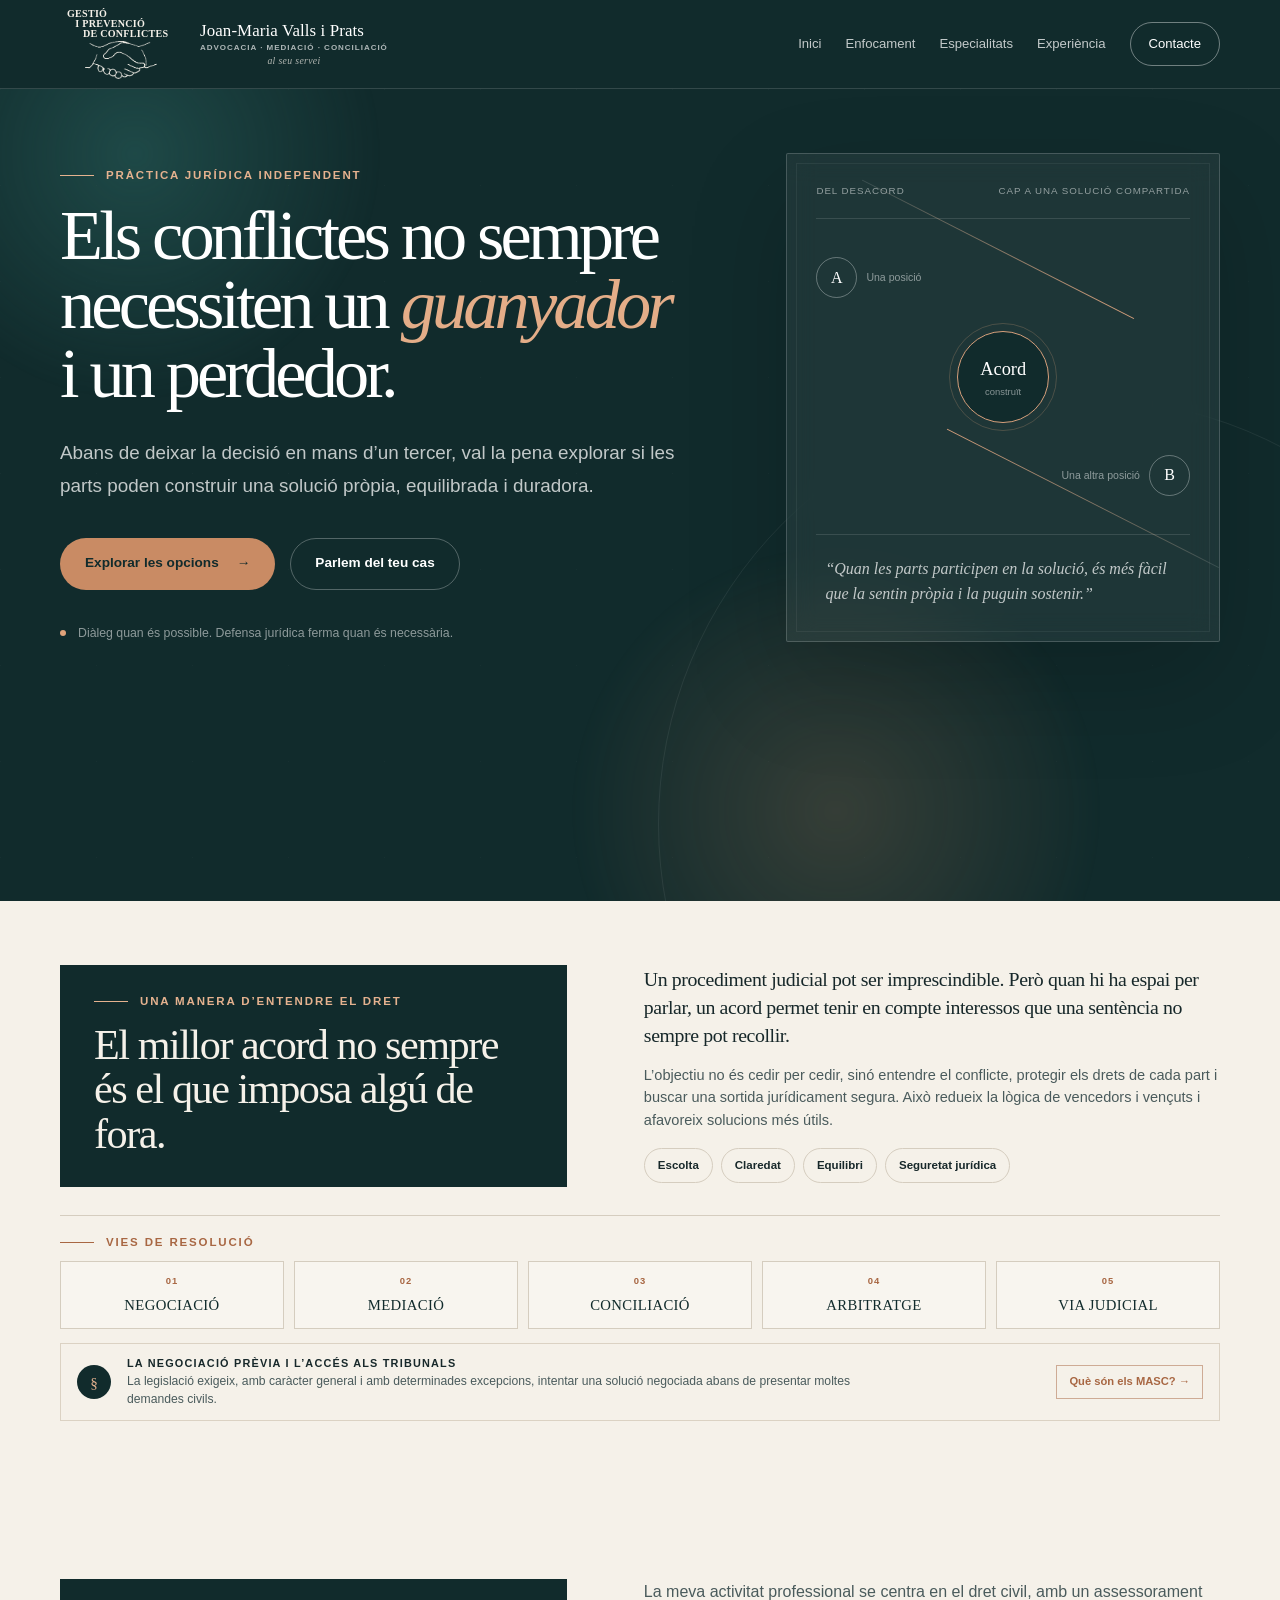
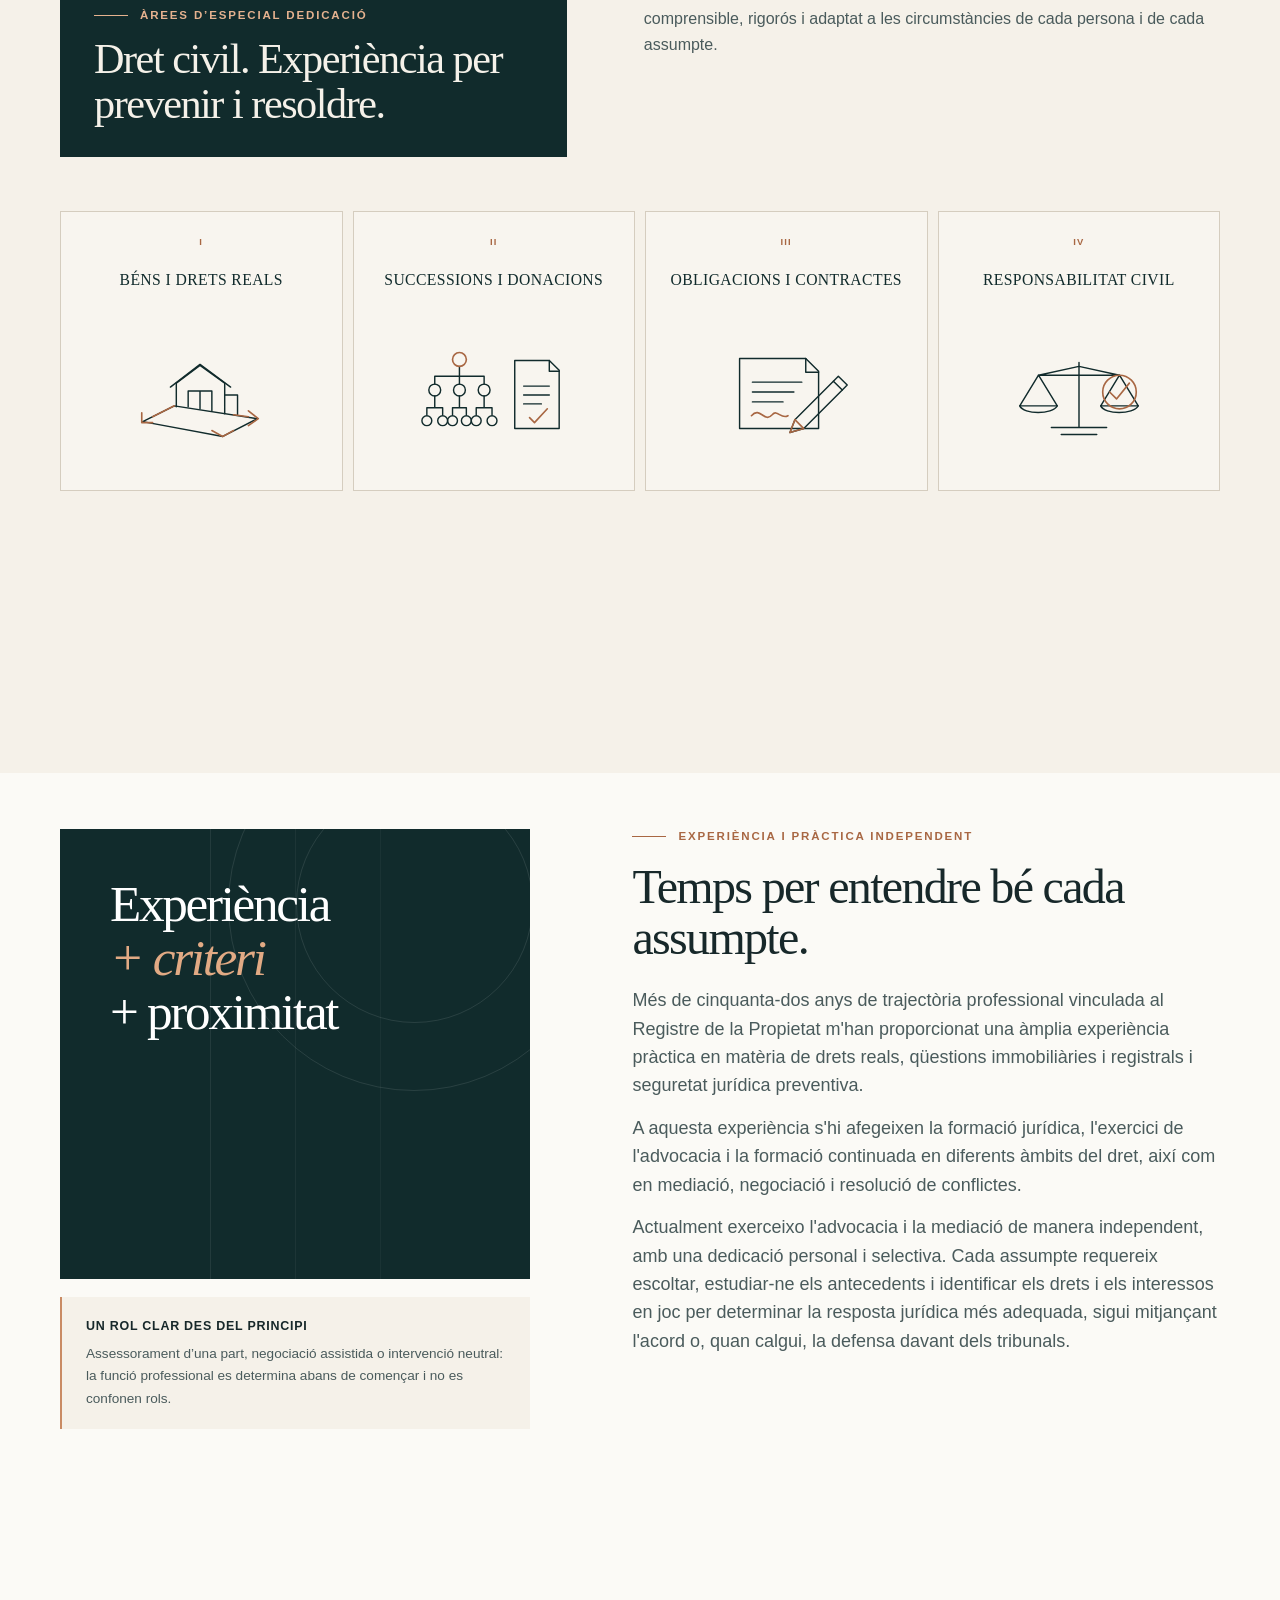
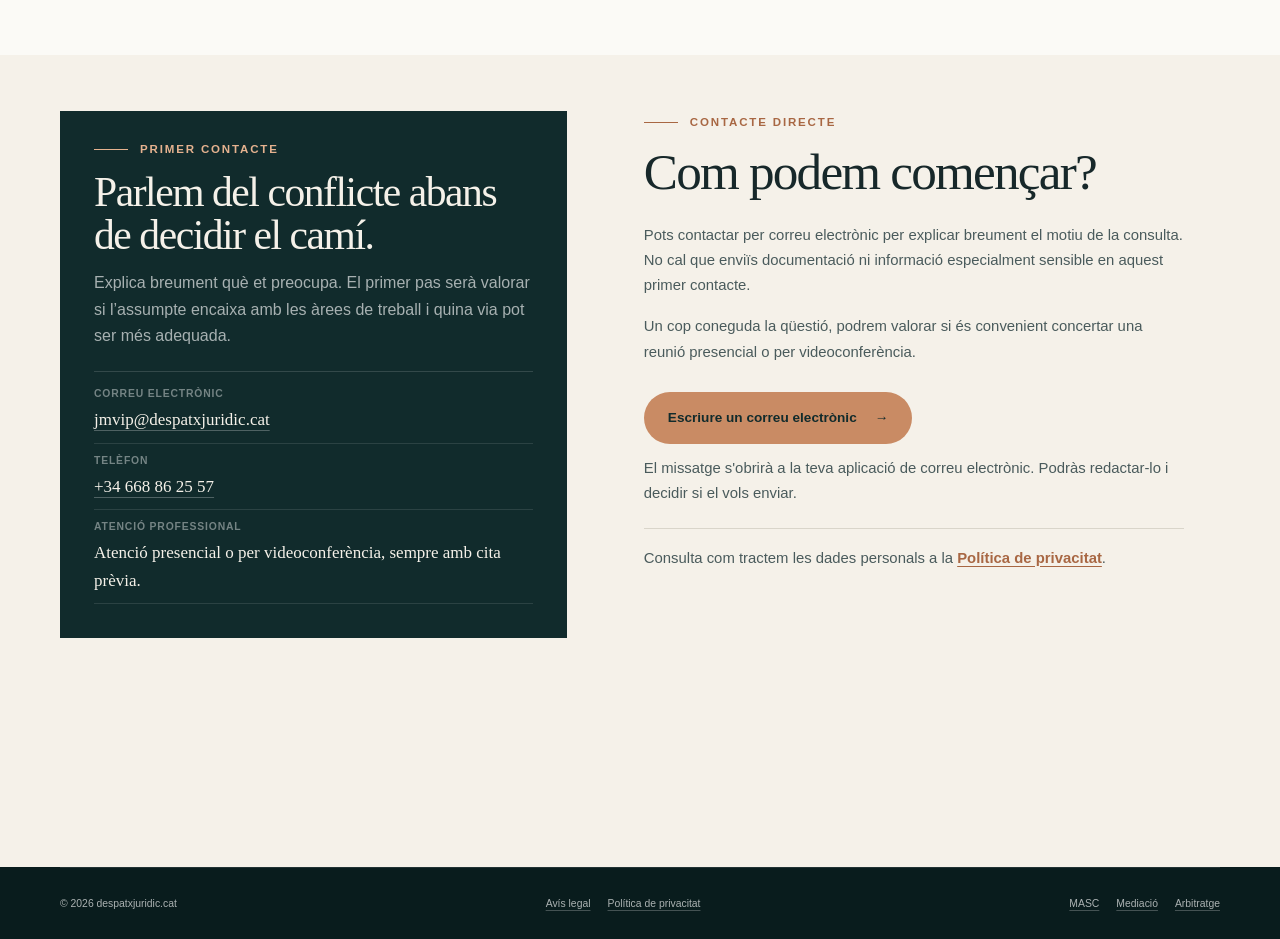
<file: index.html>
<!doctype html>
<html lang="ca">
  <head>
    <meta charset="utf-8">
    <meta name="viewport" content="width=device-width, initial-scale=1">
    <meta name="theme-color" content="#112b2c">
    <meta name="color-scheme" content="light">

    <title>Gestió i Prevenció de Conflictes — Joan-Maria Valls i Prats</title>
    <meta
      name="description"
      content="Advocacia, mediació i conciliació a Sabadell. Dret civil: béns i drets reals, successions i donacions, obligacions i contractes, i responsabilitat civil."
    >
    <meta
      name="keywords"
      content="advocat Sabadell, mediació, conciliació, béns i drets reals, successions i donacions, obligacions i contractes, responsabilitat civil"
    >
    <link rel="canonical" href="https://www.despatxjuridic.cat/">

    <meta property="og:type" content="website">
    <meta property="og:locale" content="ca_ES">
    <meta property="og:title" content="Gestió i Prevenció de Conflictes — Joan-Maria Valls i Prats">
    <meta
      property="og:description"
      content="Advocacia, mediació i conciliació a Sabadell. Dret civil: béns i drets reals, successions i donacions, obligacions i contractes, i responsabilitat civil."
    >
    <meta property="og:url" content="https://www.despatxjuridic.cat/">
    <meta property="og:image" content="https://www.despatxjuridic.cat/img/og.png">
    <meta property="og:image:width" content="1200">
    <meta property="og:image:height" content="630">
    <meta property="og:image:alt" content="Gestió i Prevenció de Conflictes — Joan-Maria Valls i Prats, advocacia, mediació i conciliació">

    <meta name="twitter:card" content="summary_large_image">
    <meta name="twitter:title" content="Gestió i Prevenció de Conflictes — Joan-Maria Valls i Prats">
    <meta
      name="twitter:description"
      content="Advocacia, mediació i conciliació a Sabadell. Dret civil: béns i drets reals, successions i donacions, obligacions i contractes, i responsabilitat civil."
    >
    <meta name="twitter:image" content="https://www.despatxjuridic.cat/img/og.png">
    <meta name="twitter:image:alt" content="Gestió i Prevenció de Conflictes — Joan-Maria Valls i Prats, advocacia, mediació i conciliació">

    <link rel="stylesheet" href="css/estils.css?v=legal-contact-20261031">
    <script src="js/script.js" defer></script>
  </head>
  <body>
    <main>
      <header class="site-header">
        <div class="header-inner shell">
          <a class="brand" href="#inici" aria-label="Gestió i Prevenció de Conflictes, inici">
            <span class="brand-mark" aria-hidden="true">
              <span class="brand-mark-text">
                <span>Gestió</span>
                <span>i Prevenció</span>
                <span>de Conflictes</span>
              </span>
              <img
                class="brand-handshake"
                src="img/encaixada-ivori.png"
                alt=""
              >
            </span>
            <span class="brand-copy">
              <span class="professional-name">Joan-Maria Valls i Prats</span>
              <small class="professional-activities">Advocacia · Mediació · Conciliació</small>
              <span class="service-line">al seu servei</span>
            </span>
          </a>

          <nav class="desktop-nav" aria-label="Navegació principal">
            <a href="#inici">Inici</a>
            <a href="#enfocament">Enfocament</a>
            <a href="#especialitats">Especialitats</a>
            <a href="#experiencia">Experiència</a>
            <a class="nav-cta" href="#contacte">Contacte</a>
          </nav>

          <details class="mobile-nav">
            <summary>Menú</summary>
            <nav aria-label="Navegació mòbil">
              <a href="#inici">Inici</a>
              <a href="#enfocament">Enfocament</a>
              <a href="#especialitats">Especialitats</a>
              <a href="#experiencia">Experiència</a>
              <a href="#contacte">Contacte</a>
            </nav>
          </details>
        </div>
      </header>

      <section class="hero" id="inici">
        <div class="hero-glow hero-glow-one" aria-hidden="true"></div>
        <div class="hero-glow hero-glow-two" aria-hidden="true"></div>
        <div class="shell hero-grid">
          <div class="hero-copy">
            <p class="eyebrow light">Pràctica jurídica independent</p>
            <h1>
              Els conflictes no sempre necessiten un <em>guanyador</em> i un perdedor.
            </h1>
            <p class="hero-intro">
              Abans de deixar la decisió en mans d’un tercer, val la pena explorar
              si les parts poden construir una solució pròpia, equilibrada i duradora.
            </p>
            <div class="hero-actions">
              <a class="button button-primary" href="#enfocament">
                Explorar les opcions <span aria-hidden="true">→</span>
              </a>
              <a class="button button-ghost" href="#contacte">
                Parlem del teu cas
              </a>
            </div>
            <p class="hero-note">
              Diàleg quan és possible. Defensa jurídica ferma quan és necessària.
            </p>
          </div>

          <div class="dialogue-card" aria-label="Representació d’un acord construït entre les parts">
            <div class="dialogue-topline">
              <span>Del desacord</span>
              <span>cap a una solució compartida</span>
            </div>
            <div class="dialogue-map">
              <div class="party party-a">
                <span>A</span>
                <small>Una posició</small>
              </div>
              <div class="route route-a" aria-hidden="true"></div>
              <div class="agreement-core">
                <span class="core-ring" aria-hidden="true"></span>
                <strong>Acord</strong>
                <small>construït</small>
              </div>
              <div class="route route-b" aria-hidden="true"></div>
              <div class="party party-b">
                <span>B</span>
                <small>Una altra posició</small>
              </div>
            </div>
            <blockquote>
              “Quan les parts participen en la solució, és més fàcil que la sentin
              pròpia i la puguin sostenir.”
            </blockquote>
          </div>
        </div>
      </section>

      <section class="approach section">
        <div class="shell">
          <div class="approach-grid">
            <div class="section-anchor section-title-panel" id="enfocament">
              <p class="eyebrow">Una manera d’entendre el dret</p>
              <h2>El millor acord no sempre és el que imposa algú de fora.</h2>
            </div>
            <div class="approach-copy">
              <p class="lead">
                Un procediment judicial pot ser imprescindible. Però quan hi ha espai
                per parlar, un acord permet tenir en compte interessos que una sentència
                no sempre pot recollir.
              </p>
              <p>
                L’objectiu no és cedir per cedir, sinó entendre el conflicte, protegir
                els drets de cada part i buscar una sortida jurídicament segura. Això
                redueix la lògica de vencedors i vençuts i afavoreix solucions més útils.
              </p>
              <div class="principles" aria-label="Principis de treball">
                <span>Escolta</span>
                <span>Claredat</span>
                <span>Equilibri</span>
                <span>Seguretat jurídica</span>
              </div>
            </div>
          </div>

          <div class="approach-routes section-anchor" id="vies">
            <div class="routes-introduction">
              <p class="eyebrow">Vies de resolució</p>
            </div>

            <div class="resolution-options" aria-label="Vies per afrontar un conflicte">
              <button type="button" class="resolution-option" data-resolution="negociacio" aria-haspopup="dialog">
                <span>01</span>Negociació
              </button>
              <button type="button" class="resolution-option" id="mediacio" data-resolution="mediacio" aria-haspopup="dialog">
                <span>02</span>Mediació
              </button>
              <button type="button" class="resolution-option" data-resolution="conciliacio" aria-haspopup="dialog">
                <span>03</span>Conciliació
              </button>
              <button type="button" class="resolution-option" data-resolution="arbitratge" aria-haspopup="dialog">
                <span>04</span>Arbitratge
              </button>
              <button type="button" class="resolution-option" data-resolution="via-judicial" aria-haspopup="dialog">
                <span>05</span>Via judicial
              </button>
            </div>

            <aside class="masc-context" aria-labelledby="masc-title">
              <span class="context-mark" aria-hidden="true">§</span>
              <div class="masc-context-copy">
                <h3 id="masc-title">La negociació prèvia i l’accés als tribunals</h3>
                <p>
                  La legislació exigeix, amb caràcter general i amb determinades excepcions,
                  intentar una solució negociada abans de presentar moltes demandes civils.
                </p>
              </div>
              <button type="button" class="masc-dialog-button" data-resolution="masc" aria-haspopup="dialog">
                Què són els MASC? <span aria-hidden="true">→</span>
              </button>
            </aside>
          </div>
        </div>
      </section>

      <dialog class="resolution-dialog" id="resolution-dialog">
        <div class="resolution-dialog-controls">
          <button type="button" class="resolution-dialog-close" aria-label="Tancar la finestra">
            <span aria-hidden="true">×</span>
          </button>
        </div>

        <div class="resolution-dialog-shell">
          <article class="resolution-dialog-panel" data-resolution-panel="negociacio" hidden>
            <header class="resolution-dialog-heading">
              <p class="eyebrow light">Via de resolució</p>
              <h2 id="dialog-title-negociacio">Negociació</h2>
              <p class="resolution-dialog-subtitle">Buscar una solució mitjançant el diàleg.</p>
            </header>
            <div class="resolution-dialog-grid">
              <div class="resolution-dialog-explanation">
                <p>La negociació permet que les persones implicades en un conflicte intentin arribar a un acord directament o amb l’assistència dels seus advocats.</p>
                <p>Cada part exposa la seva posició, els interessos que vol protegir i les possibles alternatives per resoldre la controvèrsia.</p>
                <p>No és imprescindible la intervenció d’una tercera persona neutral.</p>
                <p>L’acord només existeix si les parts l’accepten lliurement.</p>
                <p>Quan es desenvolupa amb els requisits legalment establerts, la negociació pot constituir un mitjà adequat de solució de controvèrsies (MASC).</p>
              </div>
              <dl class="resolution-dialog-facts">
                <div><dt>Qui intervé?</dt><dd>Les parts, directament o assistides pels seus advocats.</dd></div>
                <div><dt>Qui decideix?</dt><dd>Les parts.</dd></div>
                <div><dt>Pot constituir un MASC?</dt><dd>Sí, si compleix els requisits legals.</dd></div>
              </dl>
            </div>
          </article>

          <article class="resolution-dialog-panel resolution-dialog-panel--mediation" data-resolution-panel="mediacio" hidden>
            <header class="resolution-dialog-heading">
              <p class="eyebrow light">Via de resolució</p>
              <h2 id="dialog-title-mediacio">Mediació</h2>
              <p class="resolution-dialog-subtitle">Facilitar el diàleg per construir acords.</p>
            </header>
            <div class="mediation-dialog-layout">
              <div class="mediation-dialog-main">
                <div class="resolution-dialog-explanation">
                  <p>La mediació és un procediment en què una persona mediadora, imparcial i neutral, facilita la comunicació entre les parts perquè puguin comprendre millor el conflicte i explorar possibles solucions.</p>
                  <p>La persona mediadora no jutja, no imposa decisions i no substitueix la voluntat de les parts.</p>
                  <p>La mediació permet tenir en compte no només els aspectes jurídics, sinó també els interessos personals, familiars o econòmics que poden estar relacionats amb el conflicte.</p>
                  <p>Les parts conserven el control del resultat i poden arribar a un acord total, parcial o concloure que no és possible.</p>
                  <p>La mediació és un dels mitjans adequats de solució de controvèrsies reconeguts legalment.</p>
                </div>
                <dl class="resolution-dialog-facts">
                  <div><dt>Qui intervé?</dt><dd>Les parts i una persona mediadora neutral.</dd></div>
                  <div><dt>Qui decideix?</dt><dd>Les parts.</dd></div>
                  <div><dt>Pot constituir un MASC?</dt><dd>Sí.</dd></div>
                </dl>
              </div>
              <section class="mediation-dialog-areas" aria-labelledby="mediation-areas-title">
                <h3 id="mediation-areas-title">Àmbits de mediació</h3>
                <div class="mediation-dialog-areas-grid">
                  <article>
                    <h4>Mediació familiar</h4>
                    <p>Per abordar desacords familiars, l'organització de responsabilitats, les relacions entre generacions o les qüestions vinculades a una successió.</p>
                  </article>
                  <article>
                    <h4>Mediació civil</h4>
                    <p>Per abordar conflictes entre particulars, copropietaris, veïns o persones unides per obligacions i relacions jurídiques duradores.</p>
                  </article>
                  <article>
                    <h4>Mediació mercantil</h4>
                    <p>Per preservar les relacions entre socis, empreses, clients o proveïdors quan apareix una discrepància.</p>
                  </article>
                </div>
              </section>
            </div>
          </article>

          <article class="resolution-dialog-panel" data-resolution-panel="conciliacio" hidden>
            <header class="resolution-dialog-heading">
              <p class="eyebrow light">Via de resolució</p>
              <h2 id="dialog-title-conciliacio">Conciliació</h2>
              <p class="resolution-dialog-subtitle">Apropar posicions amb l’ajuda d’una tercera persona.</p>
            </header>
            <div class="resolution-dialog-grid">
              <div class="resolution-dialog-explanation">
                <p>La conciliació és un procediment orientat a aconseguir un acord amb la intervenció d’una persona conciliadora imparcial.</p>
                <p>A diferència de la mediació, la persona conciliadora pot assumir un paper més actiu en la formulació de propostes i en l’aproximació de les posicions de les parts.</p>
                <p>La seva funció no és imposar una decisió, sinó facilitar una solució que les persones implicades considerin acceptable.</p>
                <p>Les parts conserven la llibertat d’acceptar o rebutjar les propostes.</p>
                <p>La conciliació, en les seves diferents modalitats legalment reconegudes, pot constituir un mitjà adequat de solució de controvèrsies.</p>
              </div>
              <dl class="resolution-dialog-facts">
                <div><dt>Qui intervé?</dt><dd>Les parts i una persona conciliadora imparcial.</dd></div>
                <div><dt>Qui decideix?</dt><dd>Les parts.</dd></div>
                <div><dt>Pot constituir un MASC?</dt><dd>Sí, amb els requisits legalment establerts.</dd></div>
              </dl>
            </div>
          </article>

          <article class="resolution-dialog-panel" data-resolution-panel="arbitratge" hidden>
            <header class="resolution-dialog-heading">
              <p class="eyebrow light">Via de resolució</p>
              <h2 id="dialog-title-arbitratge">Arbitratge</h2>
              <p class="resolution-dialog-subtitle">Confiar la resolució del conflicte a una persona àrbitra.</p>
            </header>
            <div class="resolution-dialog-grid">
              <div class="resolution-dialog-explanation">
                <p>L’arbitratge és un sistema de resolució de controvèrsies en què les parts, quan la matèria ho permet i existeix un conveni arbitral vàlid, sotmeten el conflicte a la decisió d’una o diverses persones àrbitres.</p>
                <p>A diferència de la negociació, la mediació i la conciliació, la solució no depèn necessàriament d’un acord final entre les parts.</p>
                <p>La persona àrbitra examina les posicions i les proves i resol la controvèrsia mitjançant un laude arbitral.</p>
                <p>El laude té caràcter vinculant en els termes legalment establerts.</p>
                <p>L’arbitratge és una via de resolució extrajudicial, però no és una activitat negociadora destinada, per si mateixa, a complir el requisit de procedibilitat dels MASC de la Llei orgànica 1/2025.</p>
              </div>
              <dl class="resolution-dialog-facts">
                <div><dt>Qui intervé?</dt><dd>Les parts i una o diverses persones àrbitres.</dd></div>
                <div><dt>Qui decideix?</dt><dd>La persona àrbitra o el tribunal arbitral.</dd></div>
                <div><dt>És un MASC negociador als efectes de la Llei orgànica 1/2025?</dt><dd>No.</dd></div>
              </dl>
            </div>
          </article>

          <article class="resolution-dialog-panel" data-resolution-panel="via-judicial" hidden>
            <header class="resolution-dialog-heading">
              <p class="eyebrow light">Via de resolució</p>
              <h2 id="dialog-title-via-judicial">Via judicial</h2>
              <p class="resolution-dialog-subtitle">La defensa dels drets davant dels tribunals.</p>
            </header>
            <div class="resolution-dialog-grid">
              <div class="resolution-dialog-explanation">
                <p>La via judicial permet acudir als tribunals perquè resolguin una controvèrsia mitjançant l’aplicació del dret i del procediment legalment establert.</p>
                <p>Cada part formula les seves pretensions i aporta els arguments i les proves que considera pertinents.</p>
                <p>El tribunal examina el conflicte i dicta la resolució que correspongui.</p>
                <p>La via judicial és imprescindible quan no és possible una solució consensuada, quan la naturalesa del conflicte ho exigeix o quan resulta necessària la intervenció dels tribunals per protegir els drets de les persones afectades.</p>
                <p>En molts procediments civils, la legislació exigeix intentar prèviament un mitjà adequat de solució de controvèrsies, amb les excepcions legalment previstes.</p>
              </div>
              <dl class="resolution-dialog-facts">
                <div><dt>Qui intervé?</dt><dd>Les parts, els professionals que les assisteixen i el tribunal.</dd></div>
                <div><dt>Qui decideix?</dt><dd>El jutge o tribunal.</dd></div>
                <div><dt>És un MASC?</dt><dd>No. És la via jurisdiccional.</dd></div>
              </dl>
            </div>
          </article>

          <article class="resolution-dialog-panel resolution-dialog-panel--masc" data-resolution-panel="masc" hidden>
            <header class="resolution-dialog-heading">
              <p class="eyebrow light">Informació jurídica</p>
              <h2 id="dialog-title-masc">Els mitjans adequats de solució de controvèrsies (MASC)</h2>
              <p class="resolution-dialog-subtitle">Intentar una solució abans d’acudir als tribunals.</p>
            </header>

            <div class="masc-dialog-sections">
              <section>
                <h3>Què són els MASC?</h3>
                <p>Els mitjans adequats de solució de controvèrsies són mecanismes que permeten intentar resoldre un conflicte mitjançant una activitat negociadora, amb la intervenció directa de les parts o amb l’ajuda d’una tercera persona neutral.</p>
                <p>La seva finalitat és facilitar solucions extrajudicials, preservar les relacions entre les persones implicades quan sigui possible i evitar procediments judicials innecessaris.</p>
                <p>L’objectiu no és obligar les parts a renunciar als seus drets, sinó oferir-los l’oportunitat d’arribar a una solució negociada.</p>
              </section>

              <section>
                <h3>Quan són obligatoris?</h3>
                <p>La Llei orgànica 1/2025, de 2 de gener, estableix, amb caràcter general, que abans de presentar determinades demandes en l’ordre jurisdiccional civil cal haver acudit a un mitjà adequat de solució de controvèrsies.</p>
                <p>Aquest intent previ constitueix un requisit de procedibilitat: quan és exigible, cal complir-lo perquè la demanda pugui ser admesa.</p>
                <p>La normativa preveu diverses excepcions, tant per raó de la matèria com del tipus de procediment.</p>
                <p>Per tant, no totes les reclamacions judicials exigeixen un intent negociador previ.</p>
              </section>

              <section>
                <h3>Quines modalitats existeixen?</h3>
                <p>Entre els mitjans legalment reconeguts hi ha:</p>
                <ul>
                  <li>La negociació directa entre les parts.</li>
                  <li>La negociació assistida pels advocats.</li>
                  <li>La mediació.</li>
                  <li>La conciliació.</li>
                  <li>L’opinió neutral d’una persona experta independent.</li>
                  <li>L’oferta vinculant confidencial.</li>
                  <li>El procés de dret col·laboratiu.</li>
                  <li>Altres activitats negociadores reconegudes per la legislació aplicable.</li>
                </ul>
                <p>No totes aquestes modalitats són adequades per a qualsevol conflicte.</p>
                <p>L’elecció dependrà de la naturalesa de la controvèrsia, de les circumstàncies de les parts i dels requisits legals corresponents.</p>
              </section>

              <section>
                <h3>És obligatori arribar a un acord?</h3>
                <p>No.</p>
                <p>Quan la llei exigeix acudir prèviament a un MASC, el que s’imposa és el compliment del requisit de procedibilitat, no l’obligació d’arribar a un acord.</p>
                <p>Les parts poden negociar de bona fe i, malgrat això, mantenir les seves discrepàncies.</p>
                <p>Si l’intent negociador es desenvolupa o es considera efectuat en els termes legalment previstos i no s’arriba a un acord, es podrà acudir a la via judicial quan correspongui.</p>
              </section>

              <section>
                <h3>Com s’acredita l’intent negociador?</h3>
                <p>La legislació exigeix que l’activitat negociadora o el seu intent quedin documentats adequadament.</p>
                <p>La forma d’acreditació dependrà del mitjà utilitzat.</p>
                <p>Per exemple, pot consistir en un document signat per les parts, una certificació expedida per la persona neutral que hagi intervingut o una comunicació que permeti acreditar la proposta de negociació, el seu contingut i la seva recepció o intent de comunicació, segons els requisits legals aplicables.</p>
                <p>La documentació és especialment important quan, posteriorment, cal acreditar davant del tribunal que s’ha complert el requisit de procedibilitat.</p>
              </section>

              <section>
                <h3>Els MASC són confidencials?</h3>
                <p>Com a regla general, el procés negociador i la documentació utilitzada tenen caràcter confidencial, amb les excepcions previstes legalment.</p>
                <p>Aquesta confidencialitat afavoreix que les parts puguin explorar possibles solucions amb llibertat.</p>
                <p>Cal distingir entre la informació necessària per acreditar que s’ha intentat la negociació i el contingut de les propostes i converses, que està subjecte al règim legal de confidencialitat.</p>
              </section>

              <section>
                <h3>L’arbitratge també és un MASC?</h3>
                <p>L’arbitratge és una via extrajudicial de resolució de controvèrsies, però té una naturalesa diferent.</p>
                <p>En l’arbitratge, una o diverses persones àrbitres resolen el conflicte mitjançant un laude que resulta vinculant en els termes legalment establerts.</p>
                <p>Per això, no s’ha de confondre amb els mitjans negociadors que preveu la Llei orgànica 1/2025 per complir el requisit de procedibilitat.</p>
                <p>La via judicial tampoc no constitueix un MASC: és el procediment jurisdiccional al qual es pot acudir quan correspon.</p>
              </section>

              <section>
                <h3>La importància de l’assessorament jurídic</h3>
                <p>L’elecció del mitjà adequat pot tenir conseqüències jurídiques importants.</p>
                <p>Cal determinar si l’intent negociador és obligatori, quina modalitat resulta convenient, com s’ha de documentar i quins efectes pot tenir sobre els drets i els terminis aplicables.</p>
                <p>Un assessorament jurídic adequat permet afrontar aquesta fase amb seguretat, tant si s’aconsegueix un acord com si finalment resulta necessari acudir als tribunals.</p>
              </section>
            </div>

            <p class="masc-dialog-reference">
              <strong>Normativa de referència:</strong> Llei orgànica 1/2025, de 2 de gener,
              especialment els articles 2 a 10 i 14.
              <a href="https://www.boe.es/buscar/act.php?id=BOE-A-2025-76" target="_blank" rel="noopener noreferrer">Text consolidat oficial del BOE <span aria-hidden="true">↗</span></a>
            </p>
          </article>

          <article class="resolution-dialog-panel" data-resolution-panel="especialitat-bens" hidden>
            <header class="resolution-dialog-heading">
              <p class="eyebrow light">Especialitat I · Dret civil</p>
              <h2 id="dialog-title-especialitat-bens">Béns i drets reals</h2>
            </header>
            <div class="resolution-dialog-grid">
              <div class="resolution-dialog-explanation">
                <p>Les qüestions relacionades amb la propietat requereixen identificar amb precisió els drets de cada persona i la situació jurídica dels béns, especialment dels immobles.</p>
              </div>
              <div class="specialty-dialog-matters">
                <h3>Matèries principals</h3>
                <ul>
                  <li>Propietat, possessió i comunitats de béns.</li>
                  <li>Divisió de la cosa comuna i conflictes entre copropietaris.</li>
                  <li>Servituds, límits de finques i relacions de veïnatge.</li>
                  <li>Propietat horitzontal i qüestions registrals i cadastrals.</li>
                </ul>
              </div>
            </div>
          </article>

          <article class="resolution-dialog-panel resolution-dialog-panel--successions" data-resolution-panel="especialitat-successions" hidden>
            <header class="resolution-dialog-heading">
              <p class="eyebrow light">Especialitat II · Dret civil</p>
              <h2 id="dialog-title-especialitat-successions">Successions i donacions</h2>
            </header>
            <div class="resolution-dialog-grid">
              <div class="resolution-dialog-explanation">
                <p>Les successions i les donacions en vida comporten decisions patrimonials i familiars que convé planificar amb cura. Una donació pot tenir conseqüències en una futura successió, per la qual cosa és important valorar-ne les implicacions jurídiques i buscar solucions equilibrades.</p>
              </div>
              <div class="specialty-dialog-matters">
                <h3>Matèries principals</h3>
                <ul>
                  <li>Planificació successòria i interpretació de testaments.</li>
                  <li>Acceptació, renúncia i partició d’herències.</li>
                  <li>Llegítimes, llegats i drets dels hereus.</li>
                  <li>Negociació i resolució de conflictes successoris.</li>
                  <li>Donacions en vida i la seva incidència patrimonial i successòria.</li>
                </ul>
              </div>
            </div>
          </article>

          <article class="resolution-dialog-panel" data-resolution-panel="especialitat-contractes" hidden>
            <header class="resolution-dialog-heading">
              <p class="eyebrow light">Especialitat III · Dret civil</p>
              <h2 id="dialog-title-especialitat-contractes">Obligacions i contractes</h2>
            </header>
            <div class="resolution-dialog-grid">
              <div class="resolution-dialog-explanation">
                <p>Un contracte ben preparat ajuda a prevenir conflictes. Quan apareixen discrepàncies, cal examinar les obligacions assumides, els drets de cada part i les possibles vies de solució.</p>
              </div>
              <div class="specialty-dialog-matters">
                <h3>Matèries principals</h3>
                <ul>
                  <li>Redacció, revisió i interpretació de contractes.</li>
                  <li>Compliment, incompliment i resolució contractual.</li>
                  <li>Reclamacions de deutes i altres obligacions.</li>
                  <li>Negociació d’acords i solucions extrajudicials.</li>
                </ul>
              </div>
            </div>
          </article>

          <article class="resolution-dialog-panel" data-resolution-panel="especialitat-responsabilitat" hidden>
            <header class="resolution-dialog-heading">
              <p class="eyebrow light">Especialitat IV · Dret civil</p>
              <h2 id="dialog-title-especialitat-responsabilitat">Responsabilitat civil</h2>
            </header>
            <div class="resolution-dialog-grid">
              <div class="resolution-dialog-explanation">
                <p>Quan es produeix un dany, és necessari determinar-ne les circumstàncies, les possibles responsabilitats i les conseqüències jurídiques, tant per reclamar com per defensar els drets de les persones implicades.</p>
              </div>
              <div class="specialty-dialog-matters">
                <h3>Matèries principals</h3>
                <ul>
                  <li>Responsabilitat contractual i extracontractual.</li>
                  <li>Reclamacions per danys i perjudicis.</li>
                  <li>Anàlisi de la prova i quantificació del dany.</li>
                  <li>Negociació, defensa i resolució de reclamacions.</li>
                </ul>
              </div>
            </div>
          </article>
        </div>
      </dialog>

      <section class="specialties section">
        <div class="shell">
          <div class="section-heading specialties-heading">
            <div class="section-anchor section-title-panel" id="especialitats">
              <p class="eyebrow">Àrees d’especial dedicació</p>
              <h2>Dret civil. Experiència per prevenir i resoldre.</h2>
            </div>
            <p>
              La meva activitat professional se centra en el dret civil, amb un
              assessorament comprensible, rigorós i adaptat a les circumstàncies de
              cada persona i de cada assumpte.
            </p>
          </div>

          <div class="specialty-options" aria-label="Especialitats de dret civil">
            <button type="button" class="resolution-option specialty-option" data-resolution="especialitat-bens" aria-haspopup="dialog">
              <span class="specialty-number">I</span>
              <span class="specialty-name">Béns i drets reals</span>
              <svg class="specialty-illustration" viewBox="0 0 160 100" aria-hidden="true">
                <g class="illustration-main">
                  <path d="M21 78 53 62l84 13-35 18Z" />
                  <path d="M55 63V39l24-18 25 18v31" />
                  <path d="m49 43 30-23 31 23" />
                  <path d="M67 63V47h24v20M79 47v18" />
                  <path d="M104 51h13v20" />
                </g>
                <g class="illustration-accent">
                  <path d="M20 69v10h11M128 67l10 8-10 7M91 87l11 6 11-6" />
                  <path d="M31 73 53 62M113 71l15 2" />
                </g>
              </svg>
            </button>
            <button type="button" class="resolution-option specialty-option" data-resolution="especialitat-successions" aria-haspopup="dialog">
              <span class="specialty-number">II</span>
              <span class="specialty-name">Successions i donacions</span>
              <svg class="specialty-illustration" viewBox="0 0 160 100" aria-hidden="true">
                <g class="illustration-main">
                  <path d="M45 22v10M20 32h50M20 32v8M45 32v8M70 32v8" />
                  <circle cx="20" cy="46" r="6" />
                  <circle cx="45" cy="46" r="6" />
                  <circle cx="70" cy="46" r="6" />
                  <path d="M20 52v12M12 64h16M12 64v7M28 64v7" />
                  <path d="M45 52v12M38 64h14M38 64v7M52 64v7" />
                  <path d="M70 52v12M62 64h16M62 64v7M78 64v7" />
                  <circle cx="12" cy="77" r="5" />
                  <circle cx="28" cy="77" r="5" />
                  <circle cx="38" cy="77" r="5" />
                  <circle cx="52" cy="77" r="5" />
                  <circle cx="62" cy="77" r="5" />
                  <circle cx="78" cy="77" r="5" />
                  <path d="M101 16h35l10 10v59h-45Z" />
                  <path d="M136 16v11h10M110 42h26M110 51h26M110 60h18" />
                </g>
                <g class="illustration-accent">
                  <circle cx="45" cy="15" r="7" />
                  <path d="m116 74 5 5 13-14" />
                </g>
              </svg>
            </button>
            <button type="button" class="resolution-option specialty-option" data-resolution="especialitat-contractes" aria-haspopup="dialog">
              <span class="specialty-number">III</span>
              <span class="specialty-name">Obligacions i contractes</span>
              <svg class="specialty-illustration" viewBox="0 0 160 100" aria-hidden="true">
                <g class="illustration-main">
                  <path d="M33 14h67l13 13v58H33Z" />
                  <path d="M100 14v14h13M46 38h50M46 48h42M46 58h31" />
                  <path d="m89 76 39-39 9 9-39 39-14 4Z" />
                  <path d="m128 37 5-5 9 9-5 5" />
                </g>
                <g class="illustration-accent">
                  <path d="M45 72c9-10 13 8 21-1 5-6 9 5 16 1" />
                  <path d="m89 76 9 9-14 4Z" />
                </g>
              </svg>
            </button>
            <button type="button" class="resolution-option specialty-option" data-resolution="especialitat-responsabilitat" aria-haspopup="dialog">
              <span class="specialty-number">IV</span>
              <span class="specialty-name">Responsabilitat civil</span>
              <svg class="specialty-illustration" viewBox="0 0 160 100" aria-hidden="true">
                <g class="illustration-main">
                  <path d="M80 18v66M52 84h56M62 91h36" />
                  <path d="M39 31h82M80 22 39 31M80 22l41 9" />
                  <path d="m39 31-19 31h38ZM121 31l-19 31h38Z" />
                  <path d="M20 62c4 9 33 9 38 0M102 62c4 9 33 9 38 0" />
                </g>
                <g class="illustration-accent">
                  <path d="m111 48 7 7 13-16" />
                  <circle cx="121" cy="48" r="17" />
                </g>
              </svg>
            </button>
          </div>
        </div>
      </section>

      <section class="practice section">
        <div class="shell practice-grid section-anchor" id="experiencia">
          <div class="practice-side">
            <div class="practice-portrait" aria-hidden="true">
              <div class="portrait-lines"></div>
              <span>Experiència</span>
              <strong>+ criteri</strong>
              <span>+ proximitat</span>
            </div>
            <div class="role-note">
              <strong>Un rol clar des del principi</strong>
              <p>
                Assessorament d’una part, negociació assistida o intervenció neutral:
                la funció professional es determina abans de començar i no es confonen rols.
              </p>
            </div>
          </div>
          <div class="practice-copy">
            <p class="eyebrow">EXPERIÈNCIA I PRÀCTICA INDEPENDENT</p>
            <h2>Temps per entendre bé cada assumpte.</h2>
            <p class="lead">
              Més de cinquanta-dos anys de trajectòria professional vinculada al Registre
              de la Propietat m'han proporcionat una àmplia experiència pràctica en matèria
              de drets reals, qüestions immobiliàries i registrals i seguretat jurídica preventiva.
            </p>
            <p>
              A aquesta experiència s'hi afegeixen la formació jurídica, l'exercici de
              l'advocacia i la formació continuada en diferents àmbits del dret, així com
              en mediació, negociació i resolució de conflictes.
            </p>
            <p>
              Actualment exerceixo l'advocacia i la mediació de manera independent, amb una
              dedicació personal i selectiva. Cada assumpte requereix escoltar, estudiar-ne
              els antecedents i identificar els drets i els interessos en joc per determinar
              la resposta jurídica més adequada, sigui mitjançant l'acord o, quan calgui, la
              defensa davant dels tribunals.
            </p>
          </div>
        </div>
      </section>

      <section class="contact section">
        <div class="shell contact-grid">
          <div class="contact-copy section-anchor" id="contacte">
            <p class="eyebrow light">Primer contacte</p>
            <h2>Parlem del conflicte abans de decidir el camí.</h2>
            <p>
              Explica breument què et preocupa. El primer pas serà valorar si
              l’assumpte encaixa amb les àrees de treball i quina via pot ser més adequada.
            </p>
            <div class="contact-details">
              <div>
                <span>Correu electrònic</span>
                <a href="mailto:jmvip@despatxjuridic.cat">jmvip@despatxjuridic.cat</a>
              </div>
              <div>
                <span>Telèfon</span>
                <a href="tel:+34668862557">+34 668 86 25 57</a>
              </div>
              <div>
                <span>Atenció professional</span>
                <strong>Atenció presencial o per videoconferència, sempre amb cita prèvia.</strong>
              </div>
            </div>
          </div>

          <aside class="contact-card" aria-labelledby="contact-card-title">
            <p class="eyebrow">Contacte directe</p>
            <h3 id="contact-card-title">Com podem començar?</h3>
            <p>
              Pots contactar per correu electrònic per explicar breument el motiu de la
              consulta. No cal que enviïs documentació ni informació especialment sensible
              en aquest primer contacte.
            </p>
            <p>
              Un cop coneguda la qüestió, podrem valorar si és convenient concertar una
              reunió presencial o per videoconferència.
            </p>
            <a class="button button-copper contact-email-button" href="mailto:jmvip@despatxjuridic.cat">
              Escriure un correu electrònic <span aria-hidden="true">→</span>
            </a>
            <p class="contact-email-note">
              El missatge s'obrirà a la teva aplicació de correu electrònic. Podràs
              redactar-lo i decidir si el vols enviar.
            </p>
            <p class="contact-privacy-link">
              Consulta com tractem les dades personals a la
              <a href="politica-privacitat.html" data-legal-dialog data-legal-title="Política de privacitat">Política de privacitat</a>.
            </p>
          </aside>
        </div>
      </section>

      <footer class="site-footer">
        <div class="shell footer-bottom">
          <span>© 2026 despatxjuridic.cat</span>
          <nav class="legal-links" aria-label="Informació legal">
            <a href="avis-legal.html" data-legal-dialog data-legal-title="Avís legal">Avís legal</a>
            <a href="politica-privacitat.html" data-legal-dialog data-legal-title="Política de privacitat">Política de privacitat</a>
          </nav>
          <div class="source-links" aria-label="Fonts normatives">
            <a href="https://www.boe.es/eli/es/lo/2025/01/02/1/con" target="_blank" rel="noreferrer">MASC</a>
            <a href="https://www.boe.es/eli/es/l/2012/07/06/5/con" target="_blank" rel="noreferrer">Mediació</a>
            <a href="https://www.boe.es/eli/es/l/2003/12/23/60/con" target="_blank" rel="noreferrer">Arbitratge</a>
          </div>
        </div>
      </footer>

      <dialog class="legal-dialog" id="legal-dialog" aria-labelledby="legal-dialog-title">
        <div class="legal-dialog-shell">
          <header class="legal-dialog-header">
            <div>
              <p class="eyebrow">Document legal</p>
              <h2 id="legal-dialog-title">Avís legal</h2>
            </div>
            <div class="legal-dialog-actions">
              <button type="button" class="legal-dialog-close" aria-label="Tancar el document legal">
                <span aria-hidden="true">×</span>
              </button>
            </div>
          </header>
          <iframe class="legal-dialog-iframe" title="Avís legal"></iframe>
        </div>
      </dialog>
    </main>
  </body>
</html>
</file>
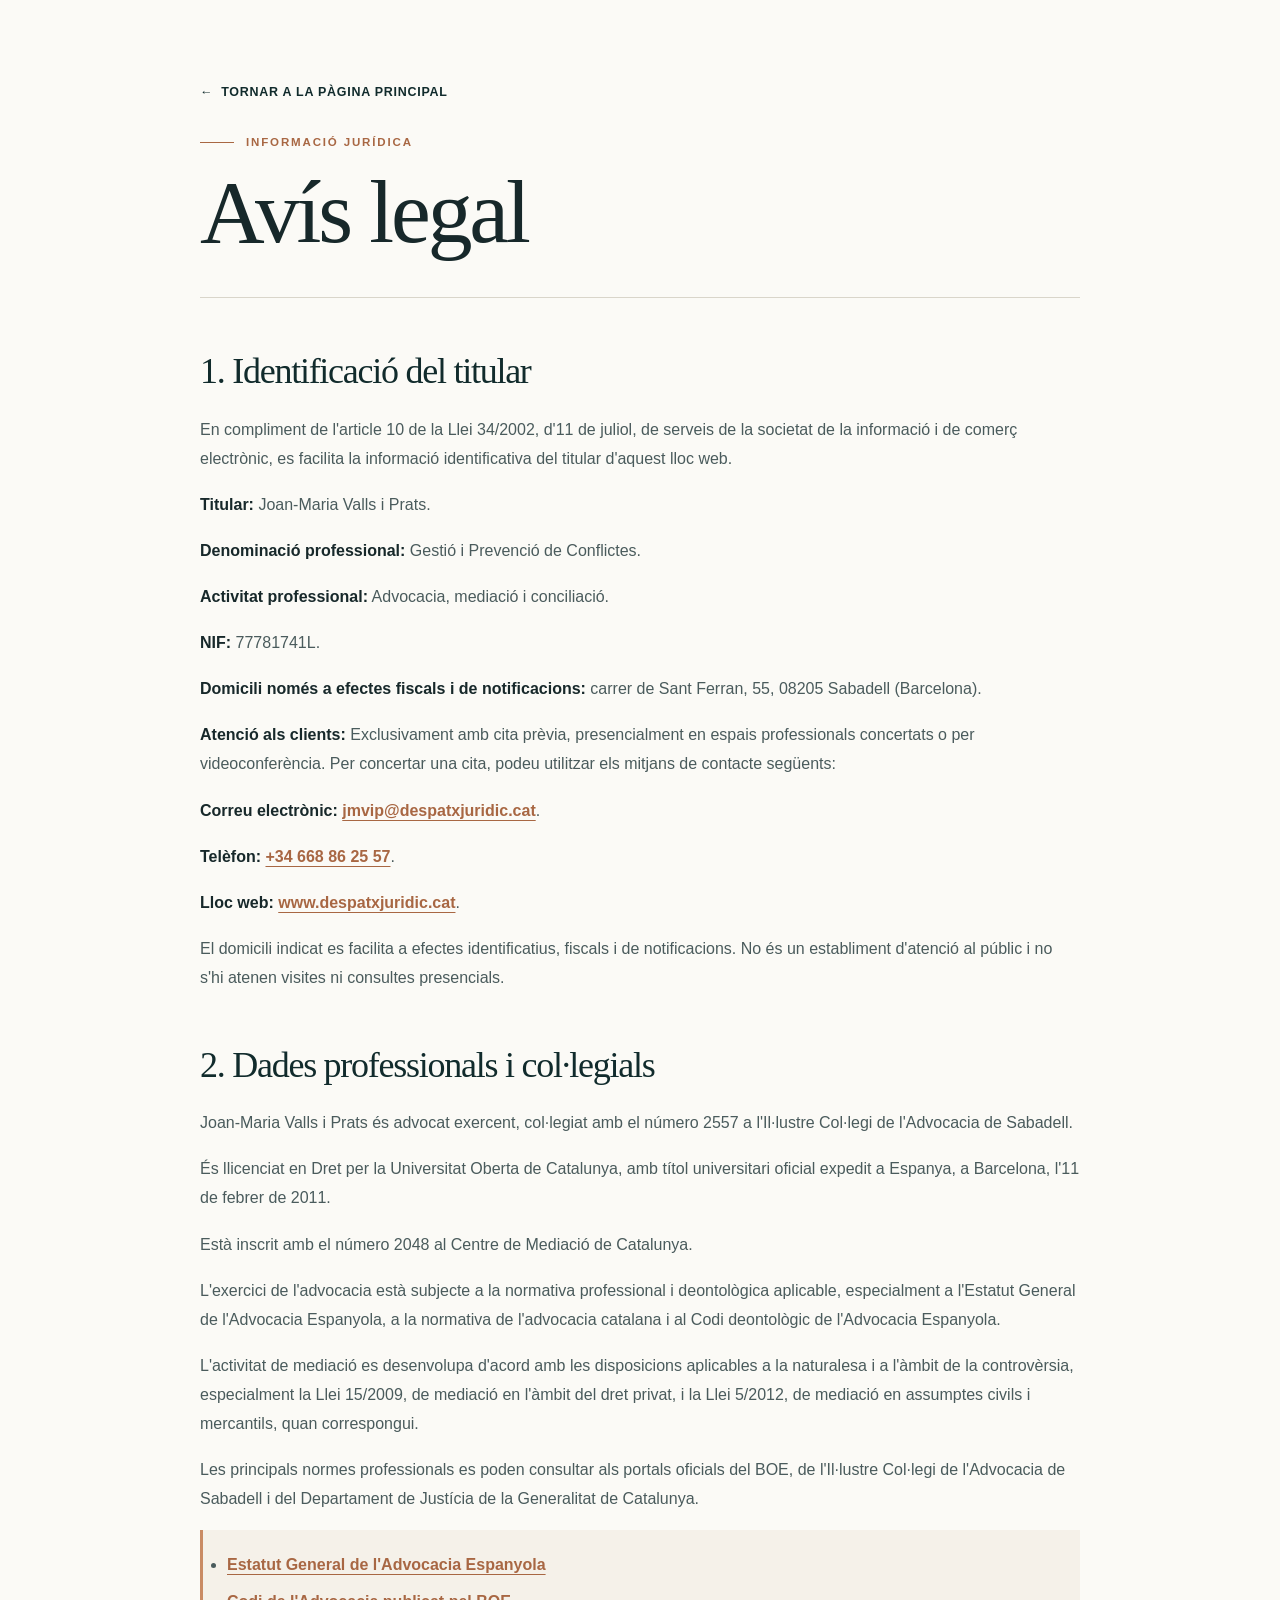
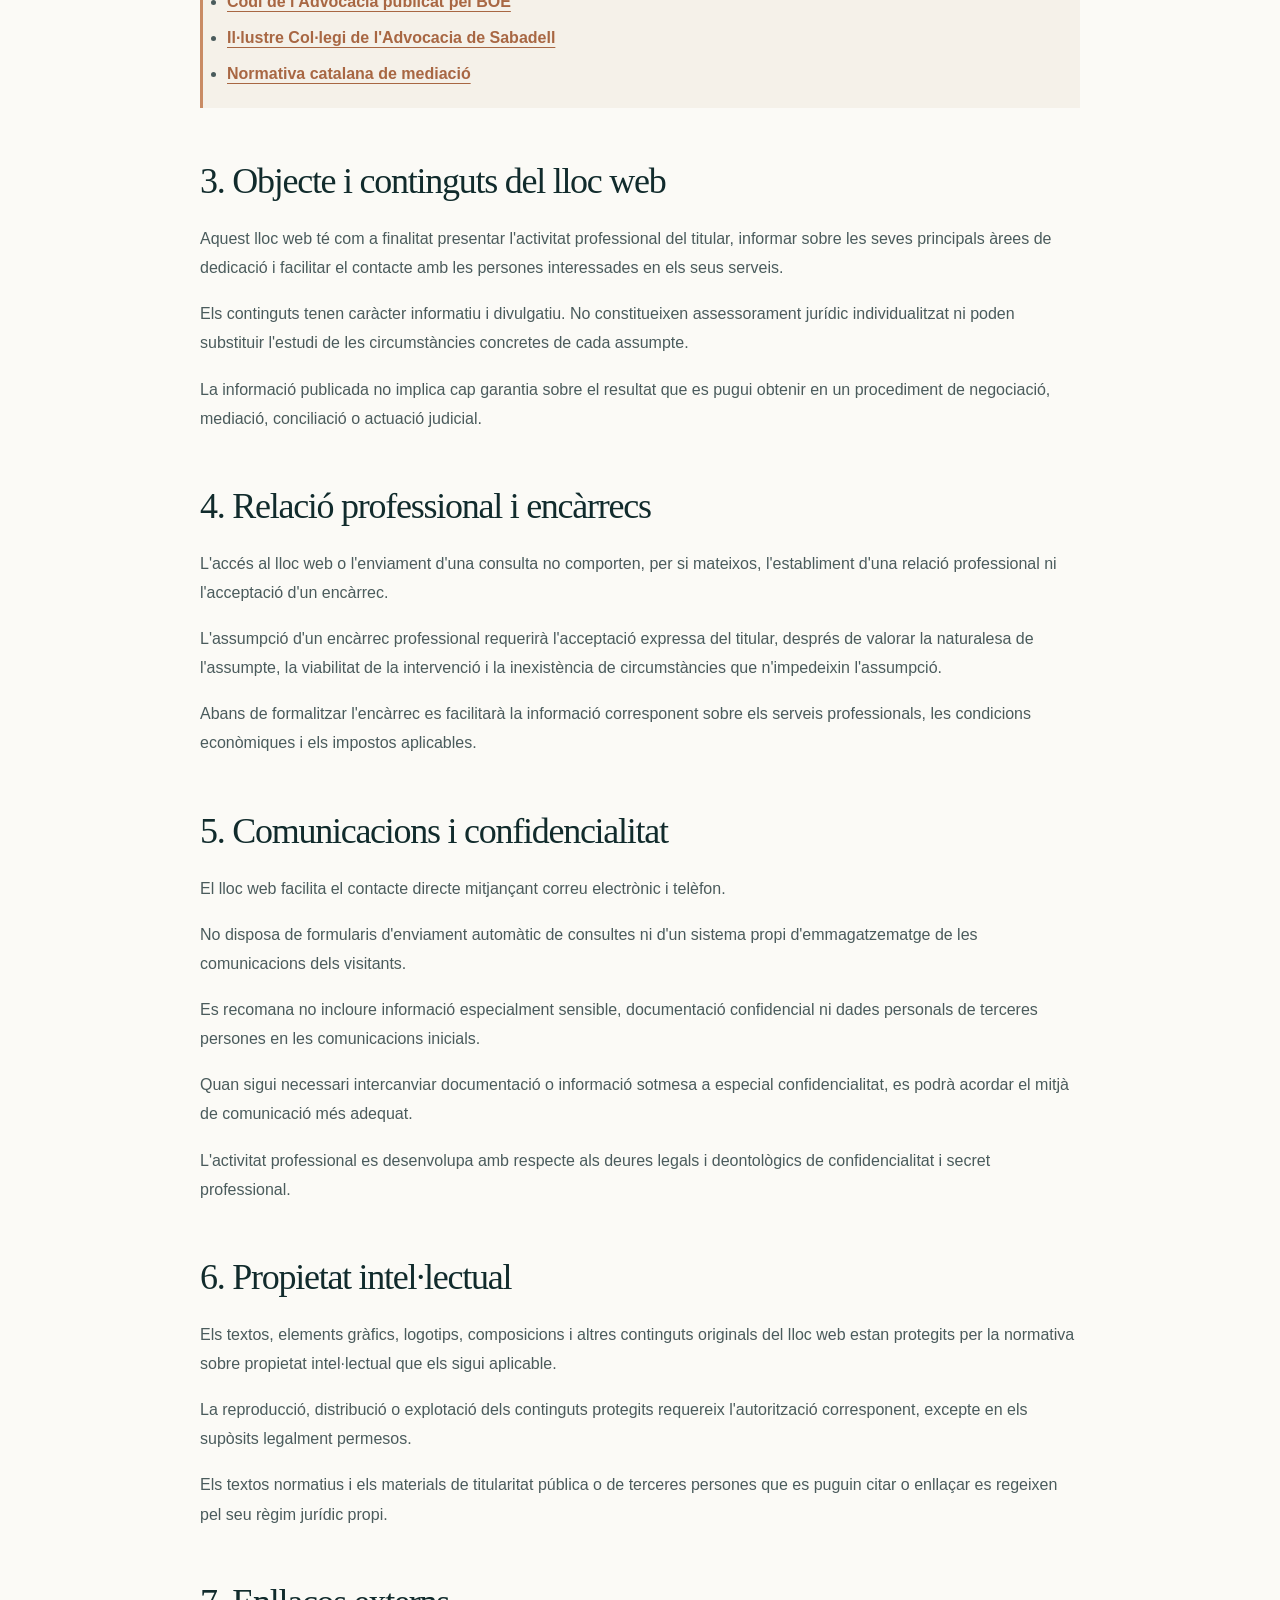
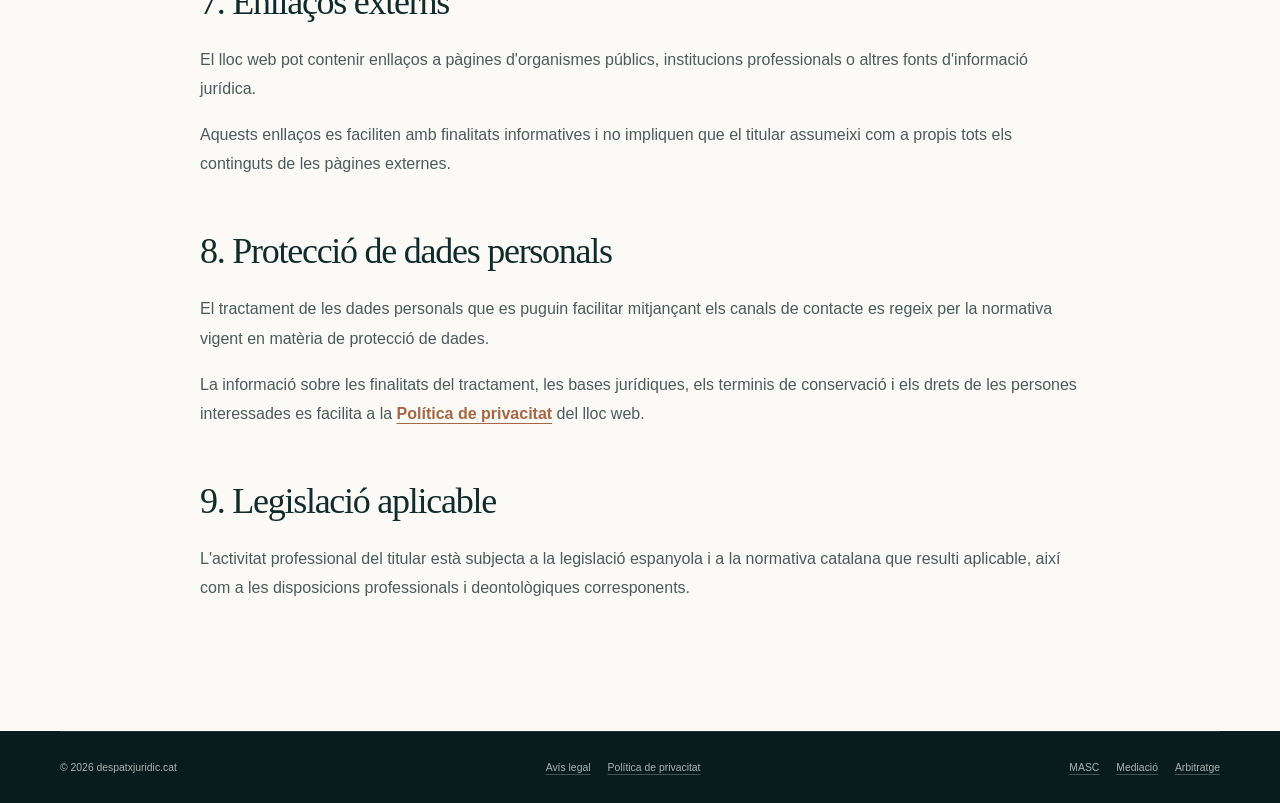
<file: avis-legal.html>
<!doctype html>
<html lang="ca">
  <head>
    <meta charset="utf-8">
    <meta name="viewport" content="width=device-width, initial-scale=1">
    <meta name="theme-color" content="#112b2c">
    <meta name="color-scheme" content="light">
    <title>Avís legal — Gestió i Prevenció de Conflictes</title>
    <meta name="description" content="Informació legal, professional i col·legial de Gestió i Prevenció de Conflictes — Joan-Maria Valls i Prats.">
    <link rel="canonical" href="https://www.despatxjuridic.cat/avis-legal.html">
    <meta property="og:type" content="website">
    <meta property="og:locale" content="ca_ES">
    <meta property="og:title" content="Avís legal — Gestió i Prevenció de Conflictes">
    <meta property="og:description" content="Informació legal, professional i col·legial de Gestió i Prevenció de Conflictes — Joan-Maria Valls i Prats.">
    <meta property="og:url" content="https://www.despatxjuridic.cat/avis-legal.html">
    <meta property="og:image" content="https://www.despatxjuridic.cat/img/og.png">
    <meta property="og:image:width" content="1200">
    <meta property="og:image:height" content="630">
    <meta property="og:image:alt" content="Gestió i Prevenció de Conflictes — Joan-Maria Valls i Prats, advocacia, mediació i conciliació">
    <meta name="twitter:card" content="summary_large_image">
    <meta name="twitter:title" content="Avís legal — Gestió i Prevenció de Conflictes">
    <meta name="twitter:description" content="Informació legal, professional i col·legial de Gestió i Prevenció de Conflictes — Joan-Maria Valls i Prats.">
    <meta name="twitter:image" content="https://www.despatxjuridic.cat/img/og.png">
    <meta name="twitter:image:alt" content="Gestió i Prevenció de Conflictes — Joan-Maria Valls i Prats, advocacia, mediació i conciliació">
    <link rel="stylesheet" href="css/estils.css?v=legal-contact-20261031">
    <script src="js/script.js" defer></script>
  </head>
  <body class="legal-page">
    <main>
      <article class="legal-main">
        <div class="legal-shell">
          <a class="legal-back" href="index.html"><span aria-hidden="true">←</span> Tornar a la pàgina principal</a>

          <header class="legal-heading">
            <p class="eyebrow">Informació jurídica</p>
            <h1>Avís legal</h1>
          </header>

          <div class="legal-content">
            <section>
              <h2>1. Identificació del titular</h2>
              <p>En compliment de l'article 10 de la Llei 34/2002, d'11 de juliol, de serveis de la societat de la informació i de comerç electrònic, es facilita la informació identificativa del titular d'aquest lloc web.</p>
              <p><strong>Titular:</strong> Joan-Maria Valls i Prats.</p>
              <p><strong>Denominació professional:</strong> Gestió i Prevenció de Conflictes.</p>
              <p><strong>Activitat professional:</strong> Advocacia, mediació i conciliació.</p>
              <p><strong>NIF:</strong> 77781741L.</p>
              <p><strong>Domicili només a efectes fiscals i de notificacions:</strong> carrer de Sant Ferran, 55, 08205 Sabadell (Barcelona).</p>
              <p><strong>Atenció als clients:</strong> Exclusivament amb cita prèvia, presencialment en espais professionals concertats o per videoconferència. Per concertar una cita, podeu utilitzar els mitjans de contacte següents:</p>
              <p><strong>Correu electrònic:</strong> <a href="mailto:jmvip@despatxjuridic.cat">jmvip@despatxjuridic.cat</a>.</p>
              <p><strong>Telèfon:</strong> <a href="tel:+34668862557">+34 668 86 25 57</a>.</p>
              <p><strong>Lloc web:</strong> <a href="https://www.despatxjuridic.cat/">www.despatxjuridic.cat</a>.</p>
              <p>El domicili indicat es facilita a efectes identificatius, fiscals i de notificacions. No és un establiment d'atenció al públic i no s'hi atenen visites ni consultes presencials.</p>
            </section>

            <section>
              <h2>2. Dades professionals i col·legials</h2>
              <p>Joan-Maria Valls i Prats és advocat exercent, col·legiat amb el número 2557 a l'Il·lustre Col·legi de l'Advocacia de Sabadell.</p>
              <p>És llicenciat en Dret per la Universitat Oberta de Catalunya, amb títol universitari oficial expedit a Espanya, a Barcelona, l'11 de febrer de 2011.</p>
              <p>Està inscrit amb el número 2048 al Centre de Mediació de Catalunya.</p>
              <p>L'exercici de l'advocacia està subjecte a la normativa professional i deontològica aplicable, especialment a l'Estatut General de l'Advocacia Espanyola, a la normativa de l'advocacia catalana i al Codi deontològic de l'Advocacia Espanyola.</p>
              <p>L'activitat de mediació es desenvolupa d'acord amb les disposicions aplicables a la naturalesa i a l'àmbit de la controvèrsia, especialment la Llei 15/2009, de mediació en l'àmbit del dret privat, i la Llei 5/2012, de mediació en assumptes civils i mercantils, quan correspongui.</p>
              <p>Les principals normes professionals es poden consultar als portals oficials del BOE, de l'Il·lustre Col·legi de l'Advocacia de Sabadell i del Departament de Justícia de la Generalitat de Catalunya.</p>
              <ul class="legal-sources">
                <li><a href="https://www.boe.es/eli/es/rd/2021/03/02/135/con" target="_blank" rel="noopener noreferrer">Estatut General de l'Advocacia Espanyola</a></li>
                <li><a href="https://www.boe.es/biblioteca_juridica/codigos/codigo.php?id=432" target="_blank" rel="noopener noreferrer">Codi de l'Advocacia publicat pel BOE</a></li>
                <li><a href="https://www.icasbd.org/" target="_blank" rel="noopener noreferrer">Il·lustre Col·legi de l'Advocacia de Sabadell</a></li>
                <li><a href="https://justicia.gencat.cat/ca/departament/Normativa/normativasectorial/mediacio/" target="_blank" rel="noopener noreferrer">Normativa catalana de mediació</a></li>
              </ul>
            </section>

            <section>
              <h2>3. Objecte i continguts del lloc web</h2>
              <p>Aquest lloc web té com a finalitat presentar l'activitat professional del titular, informar sobre les seves principals àrees de dedicació i facilitar el contacte amb les persones interessades en els seus serveis.</p>
              <p>Els continguts tenen caràcter informatiu i divulgatiu. No constitueixen assessorament jurídic individualitzat ni poden substituir l'estudi de les circumstàncies concretes de cada assumpte.</p>
              <p>La informació publicada no implica cap garantia sobre el resultat que es pugui obtenir en un procediment de negociació, mediació, conciliació o actuació judicial.</p>
            </section>

            <section>
              <h2>4. Relació professional i encàrrecs</h2>
              <p>L'accés al lloc web o l'enviament d'una consulta no comporten, per si mateixos, l'establiment d'una relació professional ni l'acceptació d'un encàrrec.</p>
              <p>L'assumpció d'un encàrrec professional requerirà l'acceptació expressa del titular, després de valorar la naturalesa de l'assumpte, la viabilitat de la intervenció i la inexistència de circumstàncies que n'impedeixin l'assumpció.</p>
              <p>Abans de formalitzar l'encàrrec es facilitarà la informació corresponent sobre els serveis professionals, les condicions econòmiques i els impostos aplicables.</p>
            </section>

            <section>
              <h2>5. Comunicacions i confidencialitat</h2>
              <p>El lloc web facilita el contacte directe mitjançant correu electrònic i telèfon.</p>
              <p>No disposa de formularis d'enviament automàtic de consultes ni d'un sistema propi d'emmagatzematge de les comunicacions dels visitants.</p>
              <p>Es recomana no incloure informació especialment sensible, documentació confidencial ni dades personals de terceres persones en les comunicacions inicials.</p>
              <p>Quan sigui necessari intercanviar documentació o informació sotmesa a especial confidencialitat, es podrà acordar el mitjà de comunicació més adequat.</p>
              <p>L'activitat professional es desenvolupa amb respecte als deures legals i deontològics de confidencialitat i secret professional.</p>
            </section>

            <section>
              <h2>6. Propietat intel·lectual</h2>
              <p>Els textos, elements gràfics, logotips, composicions i altres continguts originals del lloc web estan protegits per la normativa sobre propietat intel·lectual que els sigui aplicable.</p>
              <p>La reproducció, distribució o explotació dels continguts protegits requereix l'autorització corresponent, excepte en els supòsits legalment permesos.</p>
              <p>Els textos normatius i els materials de titularitat pública o de terceres persones que es puguin citar o enllaçar es regeixen pel seu règim jurídic propi.</p>
            </section>

            <section>
              <h2>7. Enllaços externs</h2>
              <p>El lloc web pot contenir enllaços a pàgines d'organismes públics, institucions professionals o altres fonts d'informació jurídica.</p>
              <p>Aquests enllaços es faciliten amb finalitats informatives i no impliquen que el titular assumeixi com a propis tots els continguts de les pàgines externes.</p>
            </section>

            <section>
              <h2>8. Protecció de dades personals</h2>
              <p>El tractament de les dades personals que es puguin facilitar mitjançant els canals de contacte es regeix per la normativa vigent en matèria de protecció de dades.</p>
              <p>La informació sobre les finalitats del tractament, les bases jurídiques, els terminis de conservació i els drets de les persones interessades es facilita a la <a href="politica-privacitat.html">Política de privacitat</a> del lloc web.</p>
            </section>

            <section>
              <h2>9. Legislació aplicable</h2>
              <p>L'activitat professional del titular està subjecta a la legislació espanyola i a la normativa catalana que resulti aplicable, així com a les disposicions professionals i deontològiques corresponents.</p>
            </section>
          </div>

        </div>
      </article>

      <footer class="site-footer">
        <div class="shell footer-bottom">
          <span>© 2026 despatxjuridic.cat</span>
          <nav class="legal-links" aria-label="Informació legal">
            <a href="avis-legal.html" aria-current="page">Avís legal</a>
            <a href="politica-privacitat.html">Política de privacitat</a>
          </nav>
          <div class="source-links" aria-label="Fonts normatives">
            <a href="https://www.boe.es/eli/es/lo/2025/01/02/1/con" target="_blank" rel="noopener noreferrer">MASC</a>
            <a href="https://www.boe.es/eli/es/l/2012/07/06/5/con" target="_blank" rel="noopener noreferrer">Mediació</a>
            <a href="https://www.boe.es/eli/es/l/2003/12/23/60/con" target="_blank" rel="noopener noreferrer">Arbitratge</a>
          </div>
        </div>
      </footer>
    </main>
  </body>
</html>
</file>
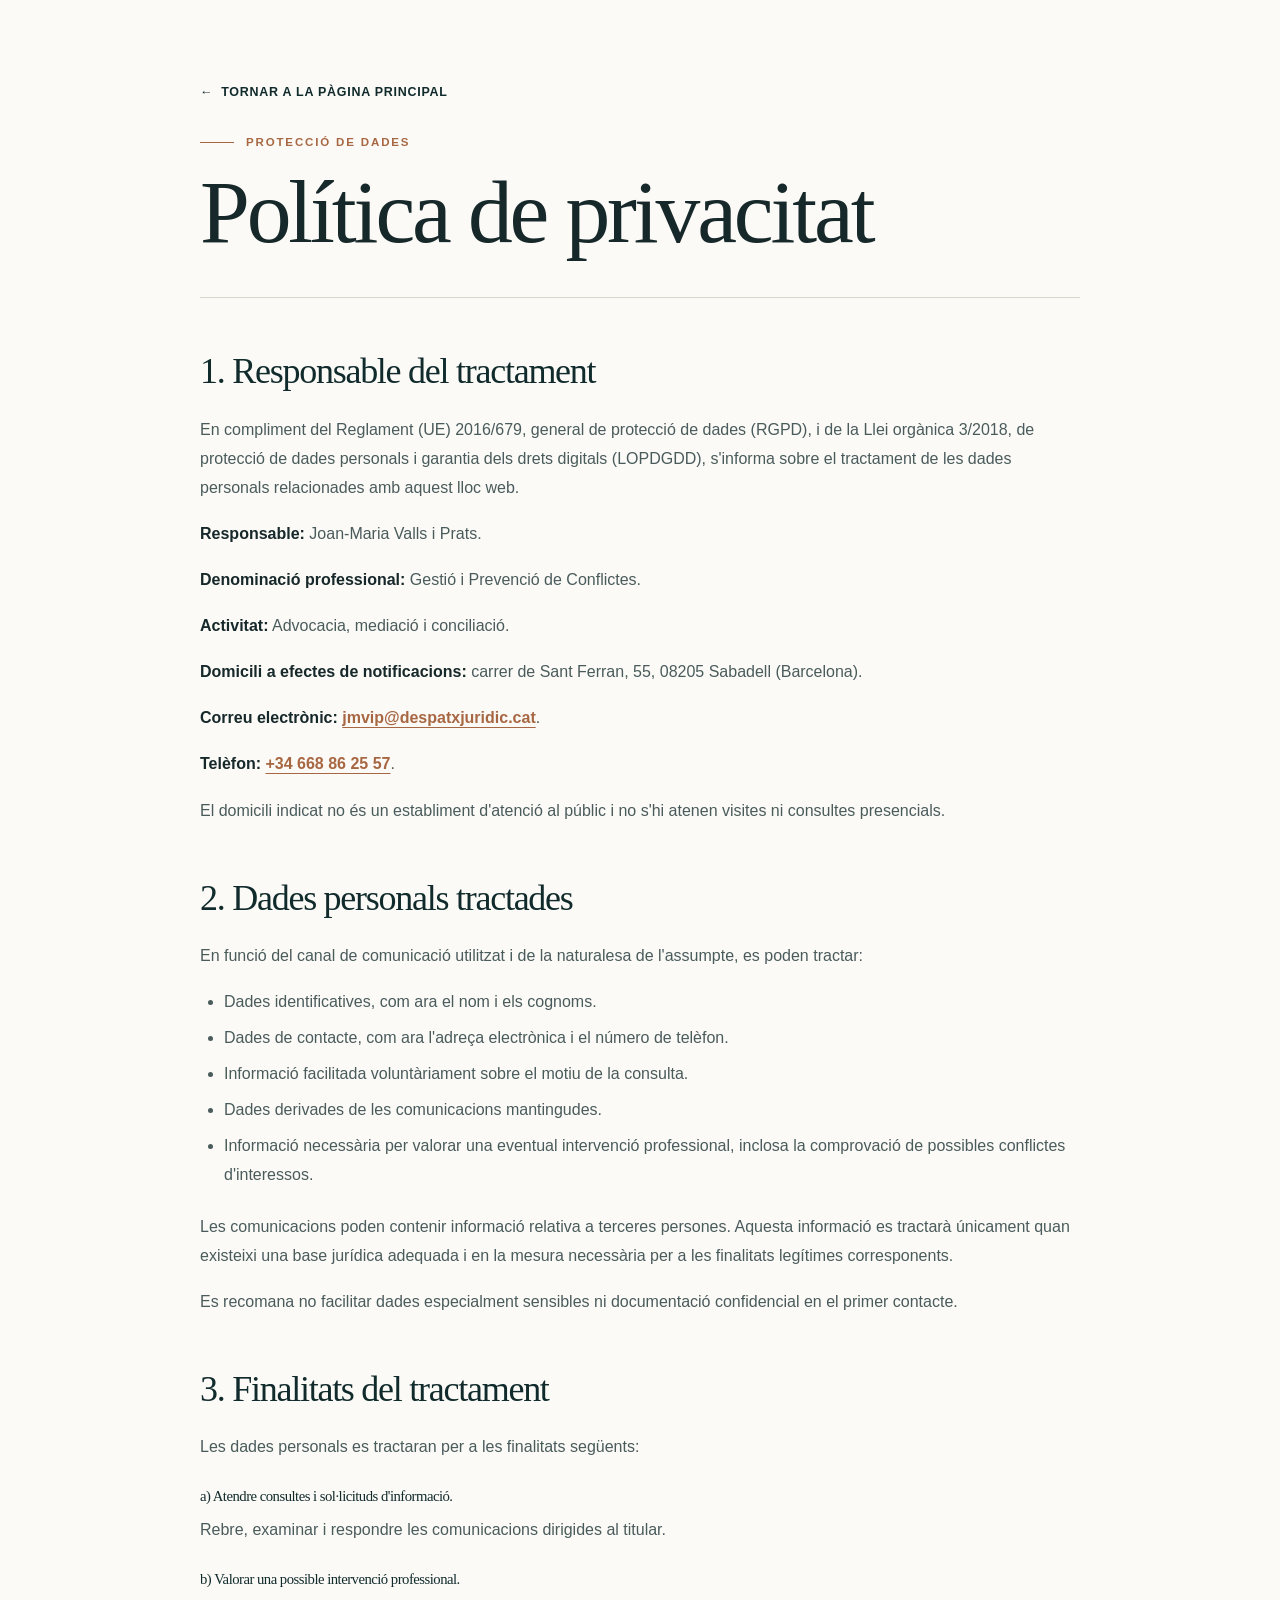
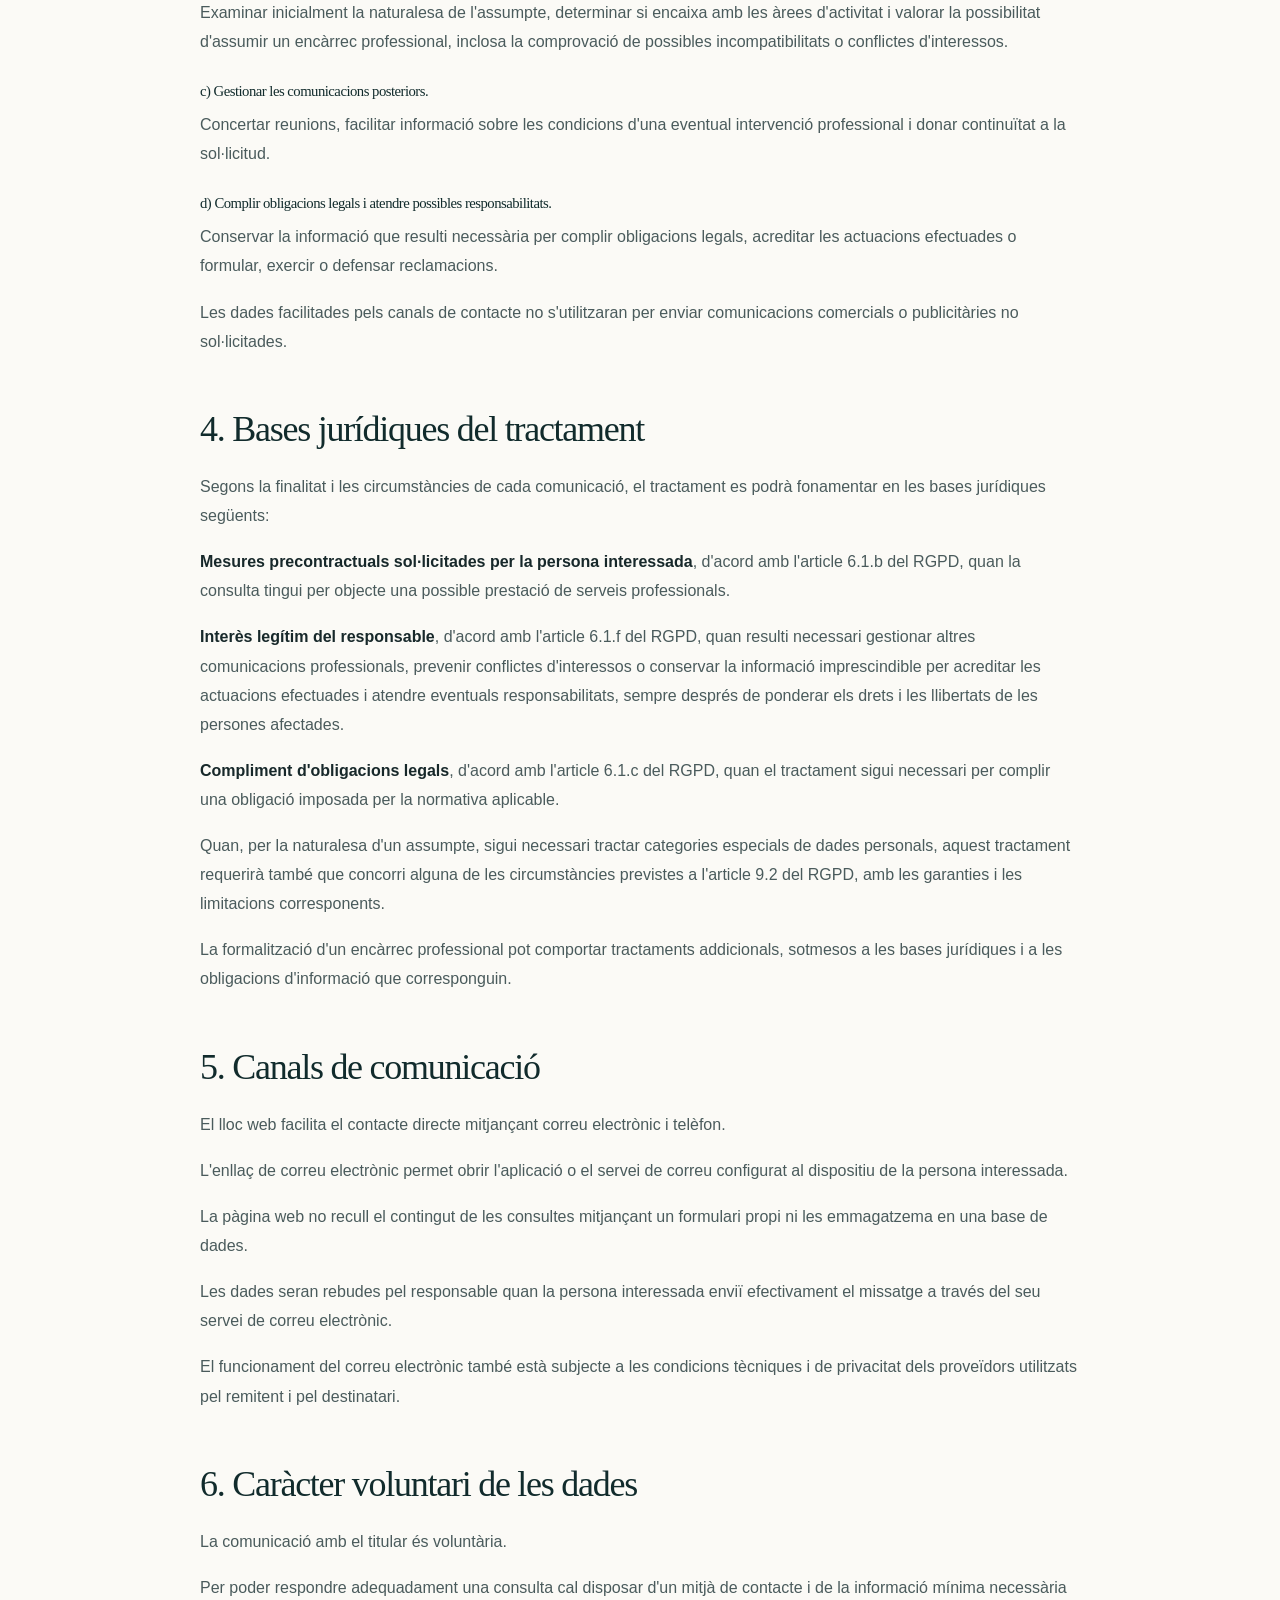
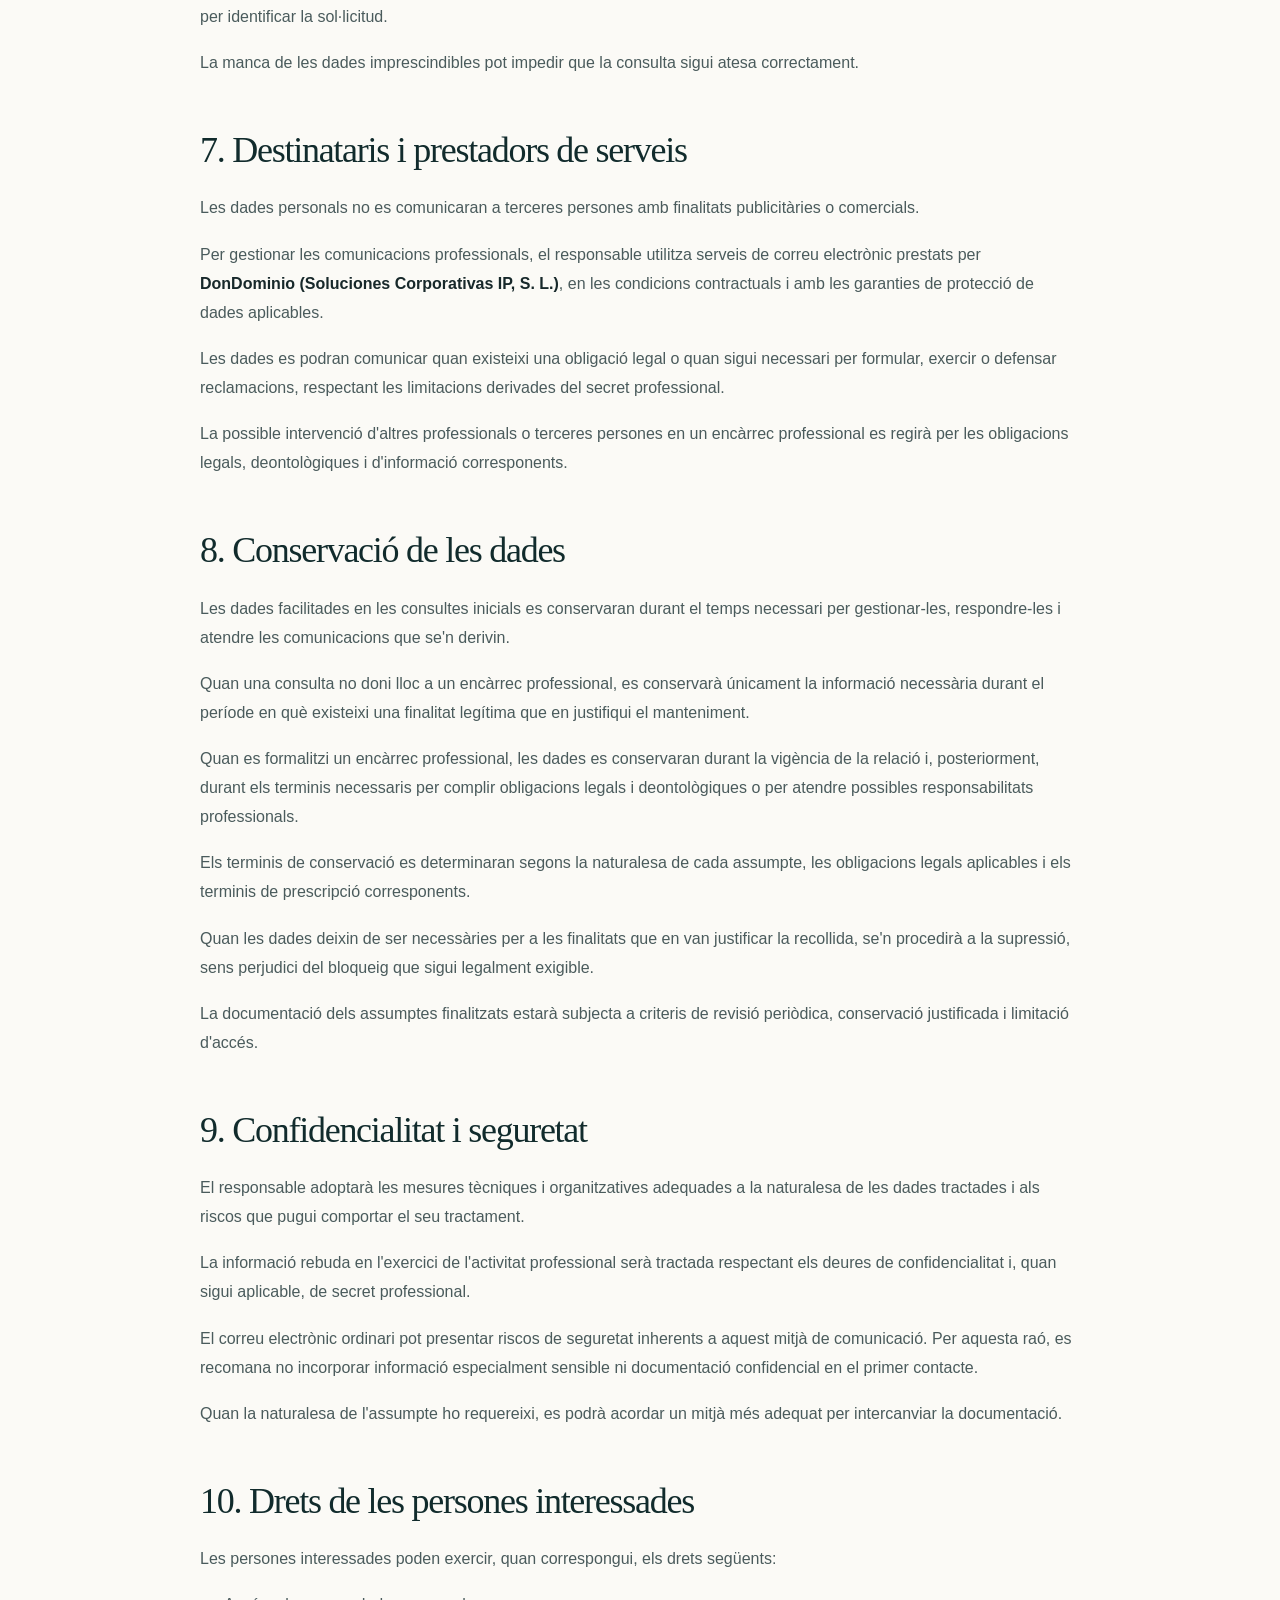
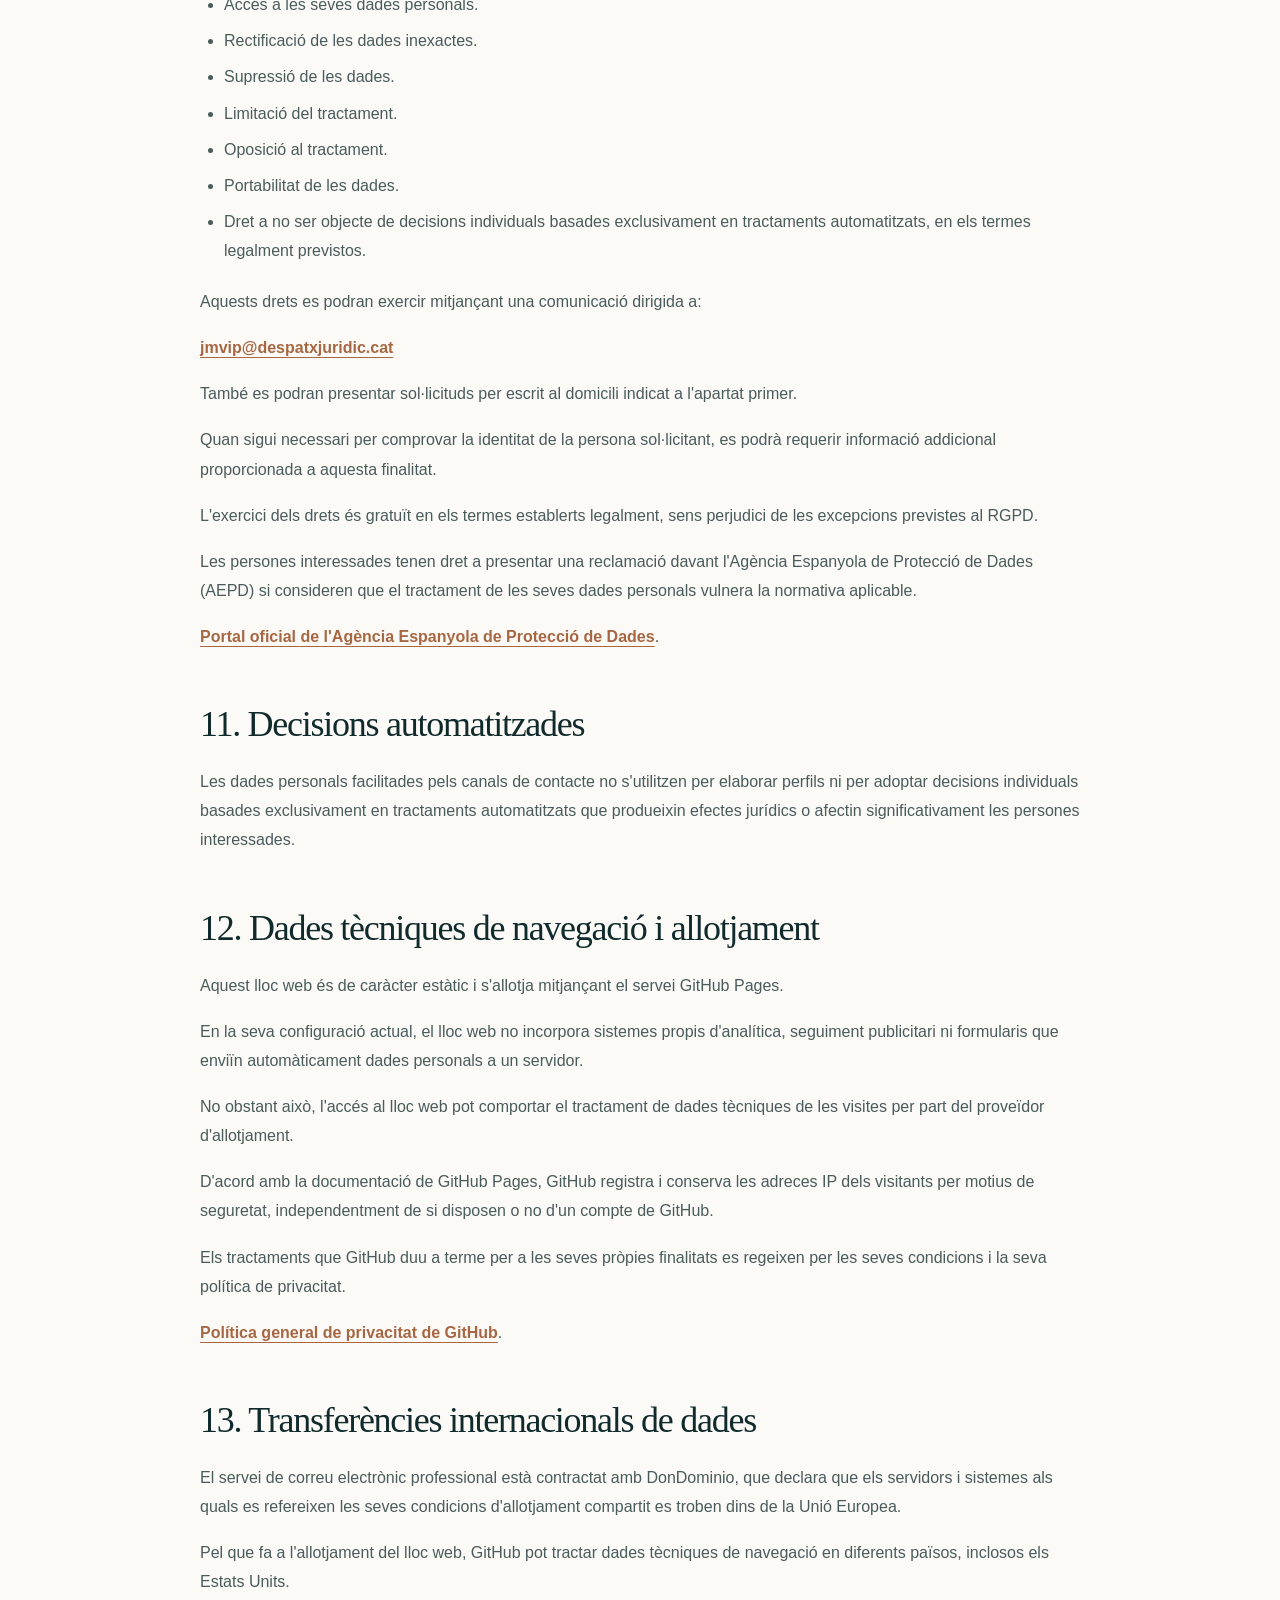
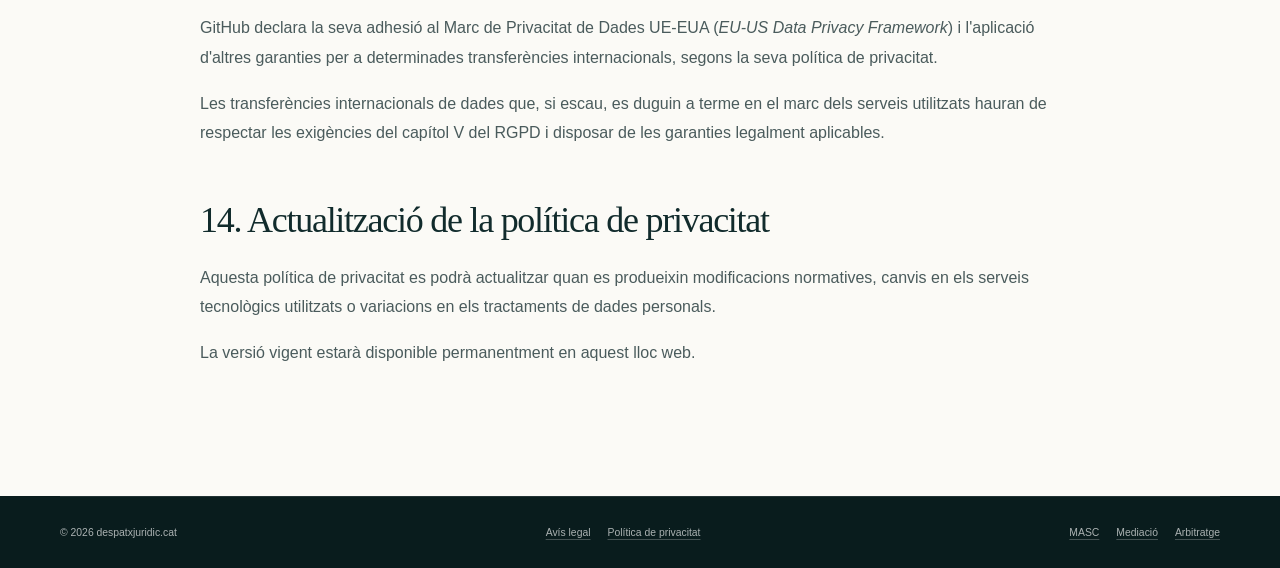
<file: politica-privacitat.html>
<!doctype html>
<html lang="ca">
  <head>
    <meta charset="utf-8">
    <meta name="viewport" content="width=device-width, initial-scale=1">
    <meta name="theme-color" content="#112b2c">
    <meta name="color-scheme" content="light">
    <title>Política de privacitat — Gestió i Prevenció de Conflictes</title>
    <meta name="description" content="Informació sobre el tractament de dades personals als canals de contacte de Gestió i Prevenció de Conflictes.">
    <link rel="canonical" href="https://www.despatxjuridic.cat/politica-privacitat.html">
    <meta property="og:type" content="website">
    <meta property="og:locale" content="ca_ES">
    <meta property="og:title" content="Política de privacitat — Gestió i Prevenció de Conflictes">
    <meta property="og:description" content="Informació sobre el tractament de dades personals als canals de contacte de Gestió i Prevenció de Conflictes.">
    <meta property="og:url" content="https://www.despatxjuridic.cat/politica-privacitat.html">
    <meta property="og:image" content="https://www.despatxjuridic.cat/img/og.png">
    <meta property="og:image:width" content="1200">
    <meta property="og:image:height" content="630">
    <meta property="og:image:alt" content="Gestió i Prevenció de Conflictes — Joan-Maria Valls i Prats, advocacia, mediació i conciliació">
    <meta name="twitter:card" content="summary_large_image">
    <meta name="twitter:title" content="Política de privacitat — Gestió i Prevenció de Conflictes">
    <meta name="twitter:description" content="Informació sobre el tractament de dades personals als canals de contacte de Gestió i Prevenció de Conflictes.">
    <meta name="twitter:image" content="https://www.despatxjuridic.cat/img/og.png">
    <meta name="twitter:image:alt" content="Gestió i Prevenció de Conflictes — Joan-Maria Valls i Prats, advocacia, mediació i conciliació">
    <link rel="stylesheet" href="css/estils.css?v=legal-contact-20261031">
    <script src="js/script.js" defer></script>
  </head>
  <body class="legal-page">
    <main>
      <article class="legal-main">
        <div class="legal-shell">
          <a class="legal-back" href="index.html"><span aria-hidden="true">←</span> Tornar a la pàgina principal</a>

          <header class="legal-heading">
            <p class="eyebrow">Protecció de dades</p>
            <h1>Política de privacitat</h1>
          </header>

          <div class="legal-content">
            <section>
              <h2>1. Responsable del tractament</h2>
              <p>En compliment del Reglament (UE) 2016/679, general de protecció de dades (RGPD), i de la Llei orgànica 3/2018, de protecció de dades personals i garantia dels drets digitals (LOPDGDD), s'informa sobre el tractament de les dades personals relacionades amb aquest lloc web.</p>
              <p><strong>Responsable:</strong> Joan-Maria Valls i Prats.</p>
              <p><strong>Denominació professional:</strong> Gestió i Prevenció de Conflictes.</p>
              <p><strong>Activitat:</strong> Advocacia, mediació i conciliació.</p>
              <p><strong>Domicili a efectes de notificacions:</strong> carrer de Sant Ferran, 55, 08205 Sabadell (Barcelona).</p>
              <p><strong>Correu electrònic:</strong> <a href="mailto:jmvip@despatxjuridic.cat">jmvip@despatxjuridic.cat</a>.</p>
              <p><strong>Telèfon:</strong> <a href="tel:+34668862557">+34 668 86 25 57</a>.</p>
              <p>El domicili indicat no és un establiment d'atenció al públic i no s'hi atenen visites ni consultes presencials.</p>
            </section>

            <section>
              <h2>2. Dades personals tractades</h2>
              <p>En funció del canal de comunicació utilitzat i de la naturalesa de l'assumpte, es poden tractar:</p>
              <ul>
                <li>Dades identificatives, com ara el nom i els cognoms.</li>
                <li>Dades de contacte, com ara l'adreça electrònica i el número de telèfon.</li>
                <li>Informació facilitada voluntàriament sobre el motiu de la consulta.</li>
                <li>Dades derivades de les comunicacions mantingudes.</li>
                <li>Informació necessària per valorar una eventual intervenció professional, inclosa la comprovació de possibles conflictes d'interessos.</li>
              </ul>
              <p>Les comunicacions poden contenir informació relativa a terceres persones. Aquesta informació es tractarà únicament quan existeixi una base jurídica adequada i en la mesura necessària per a les finalitats legítimes corresponents.</p>
              <p>Es recomana no facilitar dades especialment sensibles ni documentació confidencial en el primer contacte.</p>
            </section>

            <section>
              <h2>3. Finalitats del tractament</h2>
              <p>Les dades personals es tractaran per a les finalitats següents:</p>
              <h3>a) Atendre consultes i sol·licituds d'informació.</h3>
              <p>Rebre, examinar i respondre les comunicacions dirigides al titular.</p>
              <h3>b) Valorar una possible intervenció professional.</h3>
              <p>Examinar inicialment la naturalesa de l'assumpte, determinar si encaixa amb les àrees d'activitat i valorar la possibilitat d'assumir un encàrrec professional, inclosa la comprovació de possibles incompatibilitats o conflictes d'interessos.</p>
              <h3>c) Gestionar les comunicacions posteriors.</h3>
              <p>Concertar reunions, facilitar informació sobre les condicions d'una eventual intervenció professional i donar continuïtat a la sol·licitud.</p>
              <h3>d) Complir obligacions legals i atendre possibles responsabilitats.</h3>
              <p>Conservar la informació que resulti necessària per complir obligacions legals, acreditar les actuacions efectuades o formular, exercir o defensar reclamacions.</p>
              <p>Les dades facilitades pels canals de contacte no s'utilitzaran per enviar comunicacions comercials o publicitàries no sol·licitades.</p>
            </section>

            <section>
              <h2>4. Bases jurídiques del tractament</h2>
              <p>Segons la finalitat i les circumstàncies de cada comunicació, el tractament es podrà fonamentar en les bases jurídiques següents:</p>
              <p><strong>Mesures precontractuals sol·licitades per la persona interessada</strong>, d'acord amb l'article 6.1.b del RGPD, quan la consulta tingui per objecte una possible prestació de serveis professionals.</p>
              <p><strong>Interès legítim del responsable</strong>, d'acord amb l'article 6.1.f del RGPD, quan resulti necessari gestionar altres comunicacions professionals, prevenir conflictes d'interessos o conservar la informació imprescindible per acreditar les actuacions efectuades i atendre eventuals responsabilitats, sempre després de ponderar els drets i les llibertats de les persones afectades.</p>
              <p><strong>Compliment d'obligacions legals</strong>, d'acord amb l'article 6.1.c del RGPD, quan el tractament sigui necessari per complir una obligació imposada per la normativa aplicable.</p>
              <p>Quan, per la naturalesa d'un assumpte, sigui necessari tractar categories especials de dades personals, aquest tractament requerirà també que concorri alguna de les circumstàncies previstes a l'article 9.2 del RGPD, amb les garanties i les limitacions corresponents.</p>
              <p>La formalització d'un encàrrec professional pot comportar tractaments addicionals, sotmesos a les bases jurídiques i a les obligacions d'informació que corresponguin.</p>
            </section>

            <section>
              <h2>5. Canals de comunicació</h2>
              <p>El lloc web facilita el contacte directe mitjançant correu electrònic i telèfon.</p>
              <p>L'enllaç de correu electrònic permet obrir l'aplicació o el servei de correu configurat al dispositiu de la persona interessada.</p>
              <p>La pàgina web no recull el contingut de les consultes mitjançant un formulari propi ni les emmagatzema en una base de dades.</p>
              <p>Les dades seran rebudes pel responsable quan la persona interessada enviï efectivament el missatge a través del seu servei de correu electrònic.</p>
              <p>El funcionament del correu electrònic també està subjecte a les condicions tècniques i de privacitat dels proveïdors utilitzats pel remitent i pel destinatari.</p>
            </section>

            <section>
              <h2>6. Caràcter voluntari de les dades</h2>
              <p>La comunicació amb el titular és voluntària.</p>
              <p>Per poder respondre adequadament una consulta cal disposar d'un mitjà de contacte i de la informació mínima necessària per identificar la sol·licitud.</p>
              <p>La manca de les dades imprescindibles pot impedir que la consulta sigui atesa correctament.</p>
            </section>

            <section>
              <h2>7. Destinataris i prestadors de serveis</h2>
              <p>Les dades personals no es comunicaran a terceres persones amb finalitats publicitàries o comercials.</p>
              <p>Per gestionar les comunicacions professionals, el responsable utilitza serveis de correu electrònic prestats per <strong>DonDominio (Soluciones Corporativas IP, S. L.)</strong>, en les condicions contractuals i amb les garanties de protecció de dades aplicables.</p>
              <p>Les dades es podran comunicar quan existeixi una obligació legal o quan sigui necessari per formular, exercir o defensar reclamacions, respectant les limitacions derivades del secret professional.</p>
              <p>La possible intervenció d'altres professionals o terceres persones en un encàrrec professional es regirà per les obligacions legals, deontològiques i d'informació corresponents.</p>
            </section>

            <section>
              <h2>8. Conservació de les dades</h2>
              <p>Les dades facilitades en les consultes inicials es conservaran durant el temps necessari per gestionar-les, respondre-les i atendre les comunicacions que se'n derivin.</p>
              <p>Quan una consulta no doni lloc a un encàrrec professional, es conservarà únicament la informació necessària durant el període en què existeixi una finalitat legítima que en justifiqui el manteniment.</p>
              <p>Quan es formalitzi un encàrrec professional, les dades es conservaran durant la vigència de la relació i, posteriorment, durant els terminis necessaris per complir obligacions legals i deontològiques o per atendre possibles responsabilitats professionals.</p>
              <p>Els terminis de conservació es determinaran segons la naturalesa de cada assumpte, les obligacions legals aplicables i els terminis de prescripció corresponents.</p>
              <p>Quan les dades deixin de ser necessàries per a les finalitats que en van justificar la recollida, se'n procedirà a la supressió, sens perjudici del bloqueig que sigui legalment exigible.</p>
              <p>La documentació dels assumptes finalitzats estarà subjecta a criteris de revisió periòdica, conservació justificada i limitació d'accés.</p>
            </section>

            <section>
              <h2>9. Confidencialitat i seguretat</h2>
              <p>El responsable adoptarà les mesures tècniques i organitzatives adequades a la naturalesa de les dades tractades i als riscos que pugui comportar el seu tractament.</p>
              <p>La informació rebuda en l'exercici de l'activitat professional serà tractada respectant els deures de confidencialitat i, quan sigui aplicable, de secret professional.</p>
              <p>El correu electrònic ordinari pot presentar riscos de seguretat inherents a aquest mitjà de comunicació. Per aquesta raó, es recomana no incorporar informació especialment sensible ni documentació confidencial en el primer contacte.</p>
              <p>Quan la naturalesa de l'assumpte ho requereixi, es podrà acordar un mitjà més adequat per intercanviar la documentació.</p>
            </section>

            <section>
              <h2>10. Drets de les persones interessades</h2>
              <p>Les persones interessades poden exercir, quan correspongui, els drets següents:</p>
              <ul>
                <li>Accés a les seves dades personals.</li>
                <li>Rectificació de les dades inexactes.</li>
                <li>Supressió de les dades.</li>
                <li>Limitació del tractament.</li>
                <li>Oposició al tractament.</li>
                <li>Portabilitat de les dades.</li>
                <li>Dret a no ser objecte de decisions individuals basades exclusivament en tractaments automatitzats, en els termes legalment previstos.</li>
              </ul>
              <p>Aquests drets es podran exercir mitjançant una comunicació dirigida a:</p>
              <p><strong><a href="mailto:jmvip@despatxjuridic.cat">jmvip@despatxjuridic.cat</a></strong></p>
              <p>També es podran presentar sol·licituds per escrit al domicili indicat a l'apartat primer.</p>
              <p>Quan sigui necessari per comprovar la identitat de la persona sol·licitant, es podrà requerir informació addicional proporcionada a aquesta finalitat.</p>
              <p>L'exercici dels drets és gratuït en els termes establerts legalment, sens perjudici de les excepcions previstes al RGPD.</p>
              <p>Les persones interessades tenen dret a presentar una reclamació davant l'Agència Espanyola de Protecció de Dades (AEPD) si consideren que el tractament de les seves dades personals vulnera la normativa aplicable.</p>
              <p><a href="https://www.aepd.es/" target="_blank" rel="noopener noreferrer">Portal oficial de l'Agència Espanyola de Protecció de Dades</a>.</p>
            </section>

            <section>
              <h2>11. Decisions automatitzades</h2>
              <p>Les dades personals facilitades pels canals de contacte no s'utilitzen per elaborar perfils ni per adoptar decisions individuals basades exclusivament en tractaments automatitzats que produeixin efectes jurídics o afectin significativament les persones interessades.</p>
            </section>

            <section>
              <h2>12. Dades tècniques de navegació i allotjament</h2>
              <p>Aquest lloc web és de caràcter estàtic i s'allotja mitjançant el servei GitHub Pages.</p>
              <p>En la seva configuració actual, el lloc web no incorpora sistemes propis d'analítica, seguiment publicitari ni formularis que enviïn automàticament dades personals a un servidor.</p>
              <p>No obstant això, l'accés al lloc web pot comportar el tractament de dades tècniques de les visites per part del proveïdor d'allotjament.</p>
              <p>D'acord amb la documentació de GitHub Pages, GitHub registra i conserva les adreces IP dels visitants per motius de seguretat, independentment de si disposen o no d'un compte de GitHub.</p>
              <p>Els tractaments que GitHub duu a terme per a les seves pròpies finalitats es regeixen per les seves condicions i la seva política de privacitat.</p>
              <p><a href="https://docs.github.com/es/site-policy/privacy-policies/github-general-privacy-statement" target="_blank" rel="noopener noreferrer">Política general de privacitat de GitHub</a>.</p>
            </section>

            <section>
              <h2>13. Transferències internacionals de dades</h2>
              <p>El servei de correu electrònic professional està contractat amb DonDominio, que declara que els servidors i sistemes als quals es refereixen les seves condicions d'allotjament compartit es troben dins de la Unió Europea.</p>
              <p>Pel que fa a l'allotjament del lloc web, GitHub pot tractar dades tècniques de navegació en diferents països, inclosos els Estats Units.</p>
              <p>GitHub declara la seva adhesió al Marc de Privacitat de Dades UE-EUA (<em>EU-US Data Privacy Framework</em>) i l'aplicació d'altres garanties per a determinades transferències internacionals, segons la seva política de privacitat.</p>
              <p>Les transferències internacionals de dades que, si escau, es duguin a terme en el marc dels serveis utilitzats hauran de respectar les exigències del capítol V del RGPD i disposar de les garanties legalment aplicables.</p>
            </section>

            <section>
              <h2>14. Actualització de la política de privacitat</h2>
              <p>Aquesta política de privacitat es podrà actualitzar quan es produeixin modificacions normatives, canvis en els serveis tecnològics utilitzats o variacions en els tractaments de dades personals.</p>
              <p>La versió vigent estarà disponible permanentment en aquest lloc web.</p>
            </section>
          </div>

        </div>
      </article>

      <footer class="site-footer">
        <div class="shell footer-bottom">
          <span>© 2026 despatxjuridic.cat</span>
          <nav class="legal-links" aria-label="Informació legal">
            <a href="avis-legal.html">Avís legal</a>
            <a href="politica-privacitat.html" aria-current="page">Política de privacitat</a>
          </nav>
          <div class="source-links" aria-label="Fonts normatives">
            <a href="https://www.boe.es/eli/es/lo/2025/01/02/1/con" target="_blank" rel="noopener noreferrer">MASC</a>
            <a href="https://www.boe.es/eli/es/l/2012/07/06/5/con" target="_blank" rel="noopener noreferrer">Mediació</a>
            <a href="https://www.boe.es/eli/es/l/2003/12/23/60/con" target="_blank" rel="noopener noreferrer">Arbitratge</a>
          </div>
        </div>
      </footer>
    </main>
  </body>
</html>
</file>
<file: css/estils.css>
:root {
  --ink: #17282a;
  --ink-soft: #4a5b5c;
  --forest: #112b2c;
  --forest-light: #1b4140;
  --copper: #c98b64;
  --copper-dark: #a86743;
  --ivory: #f5f1e9;
  --paper: #fbfaf6;
  --line: #d9d5ca;
  --white: #ffffff;
  --header-height: 88px;
  --anchor-gap: 18px;
  --serif: Georgia, "Times New Roman", serif;
  --sans: Inter, ui-sans-serif, -apple-system, BlinkMacSystemFont, "Segoe UI", sans-serif;
}

* {
  box-sizing: border-box;
}

html {
  scroll-behavior: smooth;
  scroll-padding-top: calc(var(--header-height) + var(--anchor-gap));
}

body {
  margin: 0;
  background: var(--paper);
  color: var(--ink);
  font-family: var(--sans);
  font-size: 16px;
  line-height: 1.65;
  text-rendering: optimizeLegibility;
  -webkit-font-smoothing: antialiased;
}

body::selection {
  background: #e6c2a9;
  color: var(--forest);
}

a {
  color: inherit;
  text-decoration: none;
}

button,
input,
select,
textarea {
  font: inherit;
}

button,
summary,
a {
  -webkit-tap-highlight-color: transparent;
}

:focus-visible {
  outline: 3px solid var(--copper);
  outline-offset: 4px;
}

.shell {
  width: min(1160px, calc(100% - 48px));
  margin: 0 auto;
}

.section {
  padding: 118px 0;
}

.eyebrow {
  display: flex;
  align-items: center;
  gap: 12px;
  margin: 0 0 18px;
  color: var(--copper-dark);
  font-size: 0.72rem;
  font-weight: 750;
  letter-spacing: 0.16em;
  line-height: 1.3;
  text-transform: uppercase;
}

.eyebrow::before {
  width: 34px;
  height: 1px;
  background: currentColor;
  content: "";
}

.eyebrow.light {
  color: #e5b28f;
}

h1,
h2,
h3,
p {
  margin-top: 0;
}

h1,
h2,
h3 {
  font-family: var(--serif);
  font-weight: 400;
  letter-spacing: -0.035em;
  line-height: 1.08;
}

h2 {
  max-width: 760px;
  margin-bottom: 0;
  font-size: clamp(2.25rem, 4.7vw, 4.25rem);
}

.lead {
  color: var(--ink);
  font-family: var(--serif);
  font-size: clamp(1.3rem, 2vw, 1.65rem);
  letter-spacing: -0.02em;
  line-height: 1.5;
}

.site-header {
  position: sticky;
  z-index: 100;
  top: 0;
  right: 0;
  left: 0;
  border-bottom: 1px solid rgba(255, 255, 255, 0.14);
  background: var(--forest);
  color: var(--white);
}

.header-inner {
  display: flex;
  min-height: var(--header-height);
  align-items: center;
  justify-content: space-between;
}

.brand {
  display: inline-flex;
  align-items: center;
  min-width: 0;
  gap: 18px;
}

.brand-mark {
  display: flex;
  width: 122px;
  height: 70px;
  flex: 0 0 auto;
  align-items: center;
  justify-content: center;
  color: var(--ivory);
  flex-direction: column;
}

.brand-mark-text {
  display: flex;
  width: 108px;
  align-items: flex-start;
  font-family: var(--serif);
  font-size: 0.63rem;
  font-weight: 600;
  letter-spacing: 0.025em;
  line-height: 0.98;
  text-transform: uppercase;
  flex-direction: column;
}

.brand-mark-text span {
  white-space: nowrap;
}

.brand-mark-text span:nth-child(2) {
  margin-left: 0.83em;
}

.brand-mark-text span:nth-child(3) {
  margin-left: 1.58em;
}

.brand-handshake {
  display: block;
  width: 72px;
  height: auto;
  margin-top: 2px;
  object-fit: contain;
}

.brand-copy {
  display: flex;
  width: 188px;
  min-width: 0;
  flex-direction: column;
  line-height: 1.08;
}

.professional-name {
  overflow: hidden;
  color: var(--white);
  font-family: var(--serif);
  font-size: 1.06rem;
  font-weight: 400;
  letter-spacing: 0.005em;
  text-overflow: ellipsis;
  white-space: nowrap;
}

.professional-activities {
  margin-top: 4px;
  color: rgba(255, 255, 255, 0.66);
  font-size: 0.5rem;
  font-weight: 650;
  letter-spacing: 0.123em;
  text-transform: uppercase;
}

.service-line {
  margin-top: 3px;
  color: rgba(245, 241, 233, 0.7);
  font-family: var(--serif);
  font-size: 0.61rem;
  font-style: italic;
  letter-spacing: 0.035em;
  line-height: 1;
  text-align: center;
}

.desktop-nav {
  display: flex;
  align-items: center;
  gap: 24px;
  font-size: 0.82rem;
}

.desktop-nav a:not(.nav-cta) {
  color: rgba(255, 255, 255, 0.75);
  transition: color 180ms ease;
}

.desktop-nav a:not(.nav-cta):hover {
  color: var(--white);
}

.nav-cta {
  padding: 10px 18px;
  border: 1px solid rgba(255, 255, 255, 0.4);
  border-radius: 999px;
  transition: background 180ms ease, color 180ms ease;
}

.nav-cta:hover {
  background: var(--white);
  color: var(--forest);
}

.mobile-nav {
  display: none;
  position: relative;
  z-index: 110;
}

.hero {
  position: relative;
  min-height: calc(100vh - var(--header-height));
  min-height: calc(100svh - var(--header-height));
  overflow: hidden;
  padding: 72px 0 72px;
  background:
    linear-gradient(115deg, rgba(255, 255, 255, 0.025) 0 1px, transparent 1px 100%),
    var(--forest);
  background-size: 96px 96px, auto;
  color: var(--white);
}

.hero::after {
  position: absolute;
  right: -18%;
  bottom: -43%;
  width: 850px;
  height: 850px;
  border: 1px solid rgba(255, 255, 255, 0.07);
  border-radius: 50%;
  content: "";
}

.hero-glow {
  position: absolute;
  border-radius: 50%;
  filter: blur(2px);
  pointer-events: none;
}

.hero-glow-one {
  top: -190px;
  left: -120px;
  width: 510px;
  height: 510px;
  background: radial-gradient(circle, rgba(48, 112, 107, 0.44), transparent 68%);
}

.hero-glow-two {
  right: 12%;
  bottom: -200px;
  width: 580px;
  height: 580px;
  background: radial-gradient(circle, rgba(201, 139, 100, 0.2), transparent 65%);
}

.hero-grid {
  position: relative;
  z-index: 2;
  display: grid;
  align-items: center;
  grid-template-columns: minmax(0, 1.18fr) minmax(390px, 0.82fr);
  gap: clamp(58px, 8vw, 112px);
}

.hero-copy h1 {
  max-width: 800px;
  margin-bottom: 28px;
  font-size: clamp(3.15rem, 5.5vw, 5.65rem);
  letter-spacing: -0.055em;
  line-height: 0.98;
}

.hero-copy h1 em {
  color: #e4ad88;
  font-weight: 400;
}

.hero-intro {
  max-width: 650px;
  margin-bottom: 36px;
  color: rgba(255, 255, 255, 0.74);
  font-size: clamp(1.02rem, 1.5vw, 1.18rem);
  line-height: 1.75;
}

.hero-actions {
  display: flex;
  flex-wrap: wrap;
  align-items: center;
  gap: 15px;
}

.button {
  display: inline-flex;
  min-height: 52px;
  align-items: center;
  justify-content: center;
  gap: 18px;
  padding: 13px 24px;
  border: 1px solid transparent;
  border-radius: 999px;
  cursor: pointer;
  font-size: 0.85rem;
  font-weight: 700;
  transition: transform 180ms ease, background 180ms ease, border-color 180ms ease;
}

.button:hover {
  transform: translateY(-2px);
}

.button-primary {
  background: var(--copper);
  color: var(--forest);
}

.button-primary:hover {
  background: #dba17a;
}

.button-ghost {
  border-color: rgba(255, 255, 255, 0.28);
  color: var(--white);
}

.button-ghost:hover {
  border-color: rgba(255, 255, 255, 0.56);
}

.hero-note {
  display: flex;
  align-items: center;
  gap: 12px;
  margin: 33px 0 0;
  color: rgba(255, 255, 255, 0.52);
  font-size: 0.77rem;
}

.hero-note::before {
  width: 6px;
  height: 6px;
  border-radius: 50%;
  background: #e0a37a;
  content: "";
}

.dialogue-card {
  position: relative;
  padding: 29px;
  border: 1px solid rgba(255, 255, 255, 0.18);
  border-radius: 2px;
  background: rgba(255, 255, 255, 0.055);
  box-shadow: 0 40px 100px rgba(0, 0, 0, 0.17);
  backdrop-filter: blur(14px);
  transform: translateY(-8px);
}

.dialogue-card::before {
  position: absolute;
  inset: 9px;
  border: 1px solid rgba(255, 255, 255, 0.06);
  content: "";
  pointer-events: none;
}

.dialogue-topline {
  display: flex;
  justify-content: space-between;
  padding-bottom: 19px;
  border-bottom: 1px solid rgba(255, 255, 255, 0.12);
  color: rgba(255, 255, 255, 0.52);
  font-size: 0.61rem;
  letter-spacing: 0.1em;
  text-transform: uppercase;
}

.dialogue-map {
  position: relative;
  display: grid;
  min-height: 315px;
  align-items: center;
  grid-template-columns: 1fr 78px 1fr;
  grid-template-rows: 1fr 80px 1fr;
}

.party {
  display: flex;
  align-items: center;
  gap: 9px;
}

.party > span {
  display: grid;
  width: 41px;
  height: 41px;
  place-items: center;
  border: 1px solid rgba(255, 255, 255, 0.32);
  border-radius: 50%;
  font-family: var(--serif);
}

.party small {
  color: rgba(255, 255, 255, 0.5);
  font-size: 0.66rem;
}

.party-a {
  grid-column: 1;
  grid-row: 1;
}

.party-b {
  justify-content: flex-end;
  grid-column: 3;
  grid-row: 3;
}

.party-b > span {
  order: 2;
}

.agreement-core {
  position: relative;
  z-index: 2;
  display: flex;
  width: 92px;
  height: 92px;
  align-items: center;
  justify-content: center;
  flex-direction: column;
  border: 1px solid #d7a07c;
  border-radius: 50%;
  background: var(--forest);
  grid-column: 2;
  grid-row: 2;
  transform: translate(-7px, 0);
}

.core-ring {
  position: absolute;
  inset: -9px;
  border: 1px solid rgba(215, 160, 124, 0.25);
  border-radius: 50%;
}

.agreement-core strong {
  font-family: var(--serif);
  font-size: 1.15rem;
  font-weight: 400;
}

.agreement-core small {
  color: rgba(255, 255, 255, 0.5);
  font-size: 0.59rem;
}

.route {
  height: 1px;
  background: linear-gradient(90deg, rgba(255, 255, 255, 0.12), #d7a07c);
  transform-origin: right center;
}

.route-a {
  width: 135%;
  grid-column: 1 / 3;
  grid-row: 1 / 3;
  transform: rotate(27deg) translate(12px, -5px);
}

.route-b {
  width: 135%;
  background: linear-gradient(90deg, #d7a07c, rgba(255, 255, 255, 0.12));
  grid-column: 2 / 4;
  grid-row: 2 / 4;
  transform: rotate(27deg) translate(-18px, 2px);
  transform-origin: left center;
}

.dialogue-card blockquote {
  margin: 0;
  padding: 22px 9px 5px;
  border-top: 1px solid rgba(255, 255, 255, 0.12);
  color: rgba(255, 255, 255, 0.73);
  font-family: var(--serif);
  font-size: 1rem;
  font-style: italic;
  line-height: 1.55;
}

.approach {
  background: var(--ivory);
}

.approach.section {
  padding: 64px 0 70px;
}

.approach-grid {
  display: grid;
  grid-template-columns: minmax(0, 0.88fr) minmax(0, 1fr);
  gap: clamp(48px, 6vw, 82px);
}

.approach-grid h2 {
  max-width: 570px;
  font-size: clamp(2.3rem, 3.65vw, 3.35rem);
}

.section-title-panel {
  align-self: start;
  padding: 29px 34px 31px;
  background: var(--forest);
  color: var(--ivory);
}

.section-title-panel .eyebrow {
  margin-bottom: 14px;
  color: #e5b28f;
}

.section-title-panel h2 {
  color: var(--ivory);
  font-size: clamp(2.15rem, 3.3vw, 3.15rem);
  line-height: 1.05;
}

.approach-copy {
  padding-top: 0;
  color: var(--ink-soft);
}

.approach-copy .lead {
  margin-bottom: 14px;
  font-size: clamp(1.12rem, 1.55vw, 1.32rem);
  line-height: 1.42;
}

.approach-copy > p:not(.lead) {
  max-width: 610px;
  margin-bottom: 17px;
  font-size: 0.91rem;
  line-height: 1.55;
}

.principles {
  display: flex;
  flex-wrap: wrap;
  gap: 8px;
}

.principles span {
  padding: 7px 13px;
  border: 1px solid #d5cdbf;
  border-radius: 999px;
  color: var(--ink);
  font-size: 0.72rem;
  font-weight: 650;
}

.section-heading {
  display: grid;
  align-items: end;
  margin-bottom: 62px;
  grid-template-columns: minmax(0, 1.2fr) minmax(280px, 0.55fr);
  gap: 60px;
}

.section-heading > p {
  margin: 0 0 8px;
  color: var(--ink-soft);
}

.approach-routes {
  margin-top: 28px;
  padding-top: 19px;
  border-top: 1px solid #d5cdbf;
}

.routes-introduction {
  margin-bottom: 11px;
}

.routes-introduction .eyebrow {
  margin-bottom: 0;
}

.resolution-options {
  display: grid;
  grid-template-columns: repeat(5, minmax(0, 1fr));
  gap: 10px;
}

.resolution-option {
  min-height: 68px;
  padding: 11px 10px;
  border: 1px solid #d5cdbf;
  background: rgba(255, 255, 255, 0.28);
  color: var(--forest);
  cursor: pointer;
  font: inherit;
  font-family: var(--serif);
  font-size: 0.92rem;
  letter-spacing: 0.025em;
  text-transform: uppercase;
  transition: border-color 180ms ease, background 180ms ease, color 180ms ease, transform 180ms ease;
}

.resolution-option span {
  display: block;
  margin-bottom: 4px;
  color: var(--copper-dark);
  font-family: var(--sans);
  font-size: 0.59rem;
  font-weight: 750;
  letter-spacing: 0.12em;
}

.resolution-option:hover {
  border-color: rgba(168, 103, 67, 0.62);
  background: var(--forest);
  color: var(--ivory);
  transform: translateY(-2px);
}

.resolution-option:focus-visible,
.masc-dialog-button:focus-visible,
.resolution-dialog-close:focus-visible {
  outline: 2px solid var(--copper);
  outline-offset: 3px;
}

.masc-context {
  display: grid;
  align-items: center;
  margin-top: 14px;
  padding: 12px 16px;
  border: 1px solid #dbd2c3;
  background: var(--ivory);
  grid-template-columns: 36px minmax(0, 1fr) auto;
  gap: 14px;
}

.context-mark {
  display: grid;
  width: 34px;
  height: 34px;
  place-items: center;
  border-radius: 50%;
  background: var(--forest);
  color: #e5b28f;
  font-family: var(--serif);
  font-size: 0.95rem;
}

.masc-context h3 {
  margin-bottom: 3px;
  font-family: var(--sans);
  font-size: 0.68rem;
  font-weight: 750;
  letter-spacing: 0.11em;
  line-height: 1.3;
  text-transform: uppercase;
}

.masc-context p {
  max-width: 760px;
  margin: 0;
  color: var(--ink-soft);
  font-size: 0.76rem;
  line-height: 1.45;
}

.masc-dialog-button {
  padding: 9px 12px;
  border: 1px solid rgba(168, 103, 67, 0.5);
  background: transparent;
  color: var(--copper-dark);
  cursor: pointer;
  font-family: var(--sans);
  font-size: 0.7rem;
  font-weight: 700;
  line-height: 1.2;
  white-space: nowrap;
  transition: background 180ms ease, color 180ms ease, border-color 180ms ease;
}

.masc-dialog-button:hover {
  border-color: var(--forest);
  background: var(--forest);
  color: var(--ivory);
}

html.dialog-open,
body.dialog-open {
  overflow: hidden;
}

.resolution-dialog {
  width: min(960px, calc(100% - 40px));
  max-width: none;
  max-height: calc(100dvh - 40px);
  margin: auto;
  padding: 0;
  overflow: hidden;
  border: 1px solid rgba(229, 178, 143, 0.42);
  background: var(--forest-light);
  color: var(--white);
  box-shadow: 0 32px 90px rgba(5, 20, 21, 0.55);
}

.resolution-dialog[open] {
  display: flex;
  flex-direction: column;
}

.resolution-dialog::backdrop {
  background: rgba(5, 20, 21, 0.72);
  backdrop-filter: blur(2px);
}

.resolution-dialog-controls {
  position: relative;
  z-index: 3;
  display: flex;
  min-height: 58px;
  flex: 0 0 auto;
  align-items: center;
  justify-content: flex-end;
  padding: 8px 12px;
  background: var(--forest-light);
}

.resolution-dialog-shell {
  min-height: 0;
  padding: 0 clamp(34px, 5vw, 68px) clamp(34px, 5vw, 68px);
  overflow-x: hidden;
  overflow-y: auto;
}

.resolution-dialog-close {
  display: grid;
  width: 42px;
  height: 42px;
  flex: 0 0 42px;
  padding: 0;
  place-items: center;
  border: 1px solid rgba(255, 255, 255, 0.28);
  border-radius: 50%;
  background: transparent;
  color: var(--white);
  cursor: pointer;
  font: inherit;
  font-size: 1.45rem;
  line-height: 1;
  transition: background 180ms ease, color 180ms ease;
}

.resolution-dialog-close:hover {
  background: var(--ivory);
  color: var(--forest);
}

.resolution-dialog-panel[hidden] {
  display: none;
}

.resolution-dialog-heading {
  max-width: 700px;
  margin-bottom: 38px;
  padding-right: 0;
}

.resolution-dialog-heading h2 {
  margin-bottom: 13px;
  color: var(--white);
  font-size: clamp(2.65rem, 6vw, 5rem);
}

.resolution-dialog-subtitle {
  margin: 0;
  color: #e5b28f;
  font-family: var(--serif);
  font-size: clamp(1.12rem, 2.2vw, 1.5rem);
}

.resolution-dialog-grid {
  display: grid;
  align-items: start;
  grid-template-columns: minmax(0, 1.4fr) minmax(230px, 0.6fr);
  gap: clamp(40px, 7vw, 82px);
}

.resolution-dialog-explanation p {
  margin: 0 0 15px;
  color: rgba(255, 255, 255, 0.72);
  font-size: 0.93rem;
}

.resolution-dialog-explanation p:last-child {
  margin-bottom: 0;
}

.resolution-dialog-facts {
  margin: 0;
  border-top: 1px solid rgba(255, 255, 255, 0.18);
}

.resolution-dialog-facts div {
  padding: 18px 0;
  border-bottom: 1px solid rgba(255, 255, 255, 0.18);
}

.resolution-dialog-facts dt {
  margin-bottom: 6px;
  color: #e5b28f;
  font-size: 0.62rem;
  font-weight: 750;
  letter-spacing: 0.09em;
  text-transform: uppercase;
}

.resolution-dialog-facts dd {
  margin: 0;
  color: rgba(255, 255, 255, 0.9);
  font-size: 0.84rem;
  line-height: 1.45;
}

.mediation-dialog-layout {
  display: grid;
  grid-template-columns: 1fr;
  gap: 24px;
}

.mediation-dialog-main .resolution-dialog-facts {
  margin-top: 22px;
}

.mediation-dialog-areas {
  margin-top: 0;
  padding-top: 21px;
  border-top: 1px solid rgba(229, 178, 143, 0.42);
}

.mediation-dialog-areas > h3 {
  margin: 0 0 14px;
  color: #e5b28f;
  font-family: var(--sans);
  font-size: 0.68rem;
  font-weight: 750;
  letter-spacing: 0.12em;
  line-height: 1.3;
  text-transform: uppercase;
}

.mediation-dialog-areas-grid {
  display: grid;
  grid-template-columns: 1fr;
  gap: 10px;
}

.mediation-dialog-areas-grid article {
  padding: 17px 18px;
  border: 1px solid rgba(255, 255, 255, 0.14);
  background: rgba(255, 255, 255, 0.025);
}

.mediation-dialog-areas-grid h4 {
  margin: 0 0 8px;
  color: var(--white);
  font-family: var(--serif);
  font-size: 1.08rem;
  font-weight: 400;
  letter-spacing: -0.015em;
  line-height: 1.2;
}

.mediation-dialog-areas-grid p {
  margin: 0;
  color: rgba(255, 255, 255, 0.7);
  font-size: 0.8rem;
  line-height: 1.5;
}

@media (min-width: 600px) {
  .mediation-dialog-main .resolution-dialog-facts {
    display: grid;
    grid-template-columns: repeat(3, minmax(0, 1fr));
    gap: 10px;
    border-top: 0;
  }

  .mediation-dialog-main .resolution-dialog-facts div {
    padding: 12px 10px;
    border-top: 1px solid rgba(255, 255, 255, 0.18);
  }
}

@media (min-width: 841px) {
  .mediation-dialog-layout {
    grid-template-columns: minmax(0, 1.6fr) minmax(280px, 0.95fr);
    gap: 38px;
  }

  .resolution-dialog-panel--mediation .mediation-dialog-areas {
    padding-top: 0;
    border-top: 0;
  }

  .resolution-dialog-panel--mediation .mediation-dialog-areas-grid article {
    padding-block: 15px;
  }
}

.specialty-dialog-matters {
  border-top: 1px solid rgba(255, 255, 255, 0.18);
}

.specialty-dialog-matters h3 {
  margin: 0;
  padding: 18px 0 13px;
  color: #e5b28f;
  font-family: var(--sans);
  font-size: 0.62rem;
  font-weight: 750;
  letter-spacing: 0.09em;
  text-transform: uppercase;
}

.specialty-dialog-matters ul {
  margin: 0;
  padding: 0;
  list-style: none;
}

.specialty-dialog-matters li {
  position: relative;
  padding: 13px 0 13px 18px;
  border-top: 1px solid rgba(255, 255, 255, 0.12);
  color: rgba(255, 255, 255, 0.9);
  font-size: 0.84rem;
  line-height: 1.45;
}

.specialty-dialog-matters li::before {
  position: absolute;
  top: 1.28rem;
  left: 1px;
  width: 5px;
  height: 5px;
  border-radius: 50%;
  background: var(--copper);
  content: "";
}

@media (min-width: 821px) {
  .resolution-dialog:has(.resolution-dialog-panel--mediation:not([hidden])) .resolution-dialog-shell {
    padding-bottom: 32px;
  }

  .resolution-dialog-panel--mediation .resolution-dialog-heading {
    margin-bottom: 14px;
  }

  .resolution-dialog-panel--mediation .resolution-dialog-heading .eyebrow {
    margin-bottom: 12px;
  }

  .resolution-dialog-panel--mediation .resolution-dialog-heading h2 {
    margin-bottom: 6px;
    font-size: clamp(2.75rem, 5vw, 4.2rem);
    line-height: 1.02;
  }

  .resolution-dialog-panel--mediation .resolution-dialog-explanation p {
    margin-bottom: 8px;
  }

  .resolution-dialog-panel--mediation .mediation-dialog-main .resolution-dialog-facts {
    grid-template-columns: minmax(0, 1fr) minmax(0, 0.72fr) minmax(0, 1.28fr);
    gap: 8px;
    margin-top: 14px;
  }

  .resolution-dialog-panel--mediation .mediation-dialog-main .resolution-dialog-facts div {
    padding: 9px 8px;
  }

  .resolution-dialog-panel--mediation .mediation-dialog-main .resolution-dialog-facts dt {
    margin-bottom: 4px;
    letter-spacing: 0.07em;
  }

  .resolution-dialog:has(.resolution-dialog-panel--successions:not([hidden])) .resolution-dialog-shell {
    padding-bottom: 48px;
  }

  .resolution-dialog-panel--successions .resolution-dialog-heading {
    max-width: 760px;
    margin-bottom: 24px;
  }

  .resolution-dialog-panel--successions .resolution-dialog-heading .eyebrow {
    margin-bottom: 12px;
  }

  .resolution-dialog-panel--successions .resolution-dialog-heading h2 {
    margin-bottom: 0;
    font-size: clamp(2.6rem, 4.5vw, 4rem);
    line-height: 1.02;
  }

  .resolution-dialog-panel--successions .resolution-dialog-grid {
    grid-template-columns: minmax(0, 1.15fr) minmax(270px, 0.85fr);
    gap: 50px;
  }

  .resolution-dialog-panel--successions .specialty-dialog-matters h3 {
    padding: 14px 0 10px;
  }

  .resolution-dialog-panel--successions .specialty-dialog-matters li {
    padding: 10px 0 10px 18px;
    line-height: 1.4;
  }

  .resolution-dialog-panel--successions .specialty-dialog-matters li::before {
    top: 1.1rem;
  }
}

.resolution-dialog-panel--masc .resolution-dialog-heading {
  max-width: 820px;
  margin-bottom: 34px;
}

.resolution-dialog-panel--masc .resolution-dialog-heading h2 {
  font-size: clamp(2.25rem, 4.2vw, 3.65rem);
}

.masc-dialog-sections {
  display: grid;
  align-items: start;
  grid-template-columns: repeat(2, minmax(0, 1fr));
  gap: 32px 48px;
}

.masc-dialog-sections section {
  padding-top: 17px;
  border-top: 1px solid rgba(255, 255, 255, 0.18);
}

.masc-dialog-sections h3 {
  margin-bottom: 12px;
  color: #e5b28f;
  font-family: var(--serif);
  font-size: 1.25rem;
  letter-spacing: -0.015em;
  line-height: 1.2;
}

.masc-dialog-sections p,
.masc-dialog-sections li {
  color: rgba(255, 255, 255, 0.74);
  font-size: 0.88rem;
  line-height: 1.58;
}

.masc-dialog-sections p {
  margin-bottom: 11px;
}

.masc-dialog-sections p:last-child {
  margin-bottom: 0;
}

.masc-dialog-sections ul {
  margin: 0 0 13px;
  padding-left: 19px;
}

.masc-dialog-sections li + li {
  margin-top: 3px;
}

.masc-dialog-reference {
  margin: 40px 0 0;
  padding-top: 20px;
  border-top: 1px solid rgba(229, 178, 143, 0.42);
  color: rgba(255, 255, 255, 0.76);
  font-size: 0.8rem;
}

.masc-dialog-reference strong {
  color: #e5b28f;
}

.masc-dialog-reference a {
  display: inline-block;
  margin-left: 5px;
  color: var(--white);
  font-weight: 700;
  text-decoration: underline;
  text-decoration-color: rgba(229, 178, 143, 0.6);
  text-underline-offset: 3px;
}

.specialties {
  background: var(--ivory);
}

.specialties.section {
  min-height: calc(100vh - var(--anchor-gap));
  min-height: calc(100svh - var(--anchor-gap));
  padding: 88px 0;
}

.specialties-heading {
  align-items: start;
  margin-bottom: clamp(44px, 6vh, 64px);
  grid-template-columns: minmax(0, 0.88fr) minmax(0, 1fr);
  gap: clamp(48px, 6vw, 82px);
}

.specialty-options {
  display: grid;
  align-items: stretch;
  grid-template-columns: repeat(4, minmax(0, 1fr));
  gap: 10px;
}

.specialty-option {
  display: flex;
  min-height: 280px;
  align-items: center;
  padding: 22px 16px 18px;
  flex-direction: column;
}

.specialty-option .specialty-number {
  margin-bottom: 11px;
}

.specialty-option .specialty-name {
  display: flex;
  min-height: 2.5em;
  align-items: center;
  justify-content: center;
  margin: 0;
  color: inherit;
  font-family: var(--serif);
  font-size: 0.98rem;
  font-weight: 400;
  letter-spacing: 0.025em;
  line-height: 1.25;
  text-transform: uppercase;
}

.specialty-illustration {
  width: min(158px, 84%);
  height: 140px;
  margin-top: 24px;
  overflow: visible;
}

.specialty-illustration .illustration-main,
.specialty-illustration .illustration-accent {
  fill: none;
  stroke-linecap: round;
  stroke-linejoin: round;
  vector-effect: non-scaling-stroke;
}

.specialty-illustration .illustration-main {
  stroke: currentColor;
  stroke-width: 1.45;
}

.specialty-illustration .illustration-accent {
  stroke: var(--copper-dark);
  stroke-width: 1.65;
  transition: stroke 180ms ease;
}

.specialty-option:hover .illustration-accent {
  stroke: #e5b28f;
}

@media (max-width: 840px) {
  .specialty-options {
    grid-template-columns: repeat(2, minmax(0, 1fr));
  }

  .specialty-option {
    min-height: 230px;
  }

  .specialty-illustration {
    height: 108px;
    margin-top: 22px;
  }
}

.practice {
  background: var(--paper);
}

.practice.section {
  min-height: calc(100vh - var(--anchor-gap));
  min-height: calc(100svh - var(--anchor-gap));
  padding: 56px 0;
}

.practice-grid {
  display: grid;
  align-items: start;
  grid-template-columns: minmax(360px, 0.8fr) minmax(0, 1fr);
  gap: clamp(64px, 8vw, 120px);
}

.practice-side {
  display: grid;
  gap: 18px;
}

.practice-portrait {
  position: relative;
  display: flex;
  min-height: 450px;
  justify-content: flex-start;
  flex-direction: column;
  overflow: hidden;
  padding: 48px 50px;
  background: var(--forest);
  color: var(--white);
}

.practice-portrait::before,
.practice-portrait::after {
  position: absolute;
  border: 1px solid rgba(255, 255, 255, 0.1);
  border-radius: 50%;
  content: "";
}

.practice-portrait::before {
  top: -110px;
  right: -70px;
  width: 370px;
  height: 370px;
}

.practice-portrait::after {
  top: -43px;
  right: -3px;
  width: 235px;
  height: 235px;
}

.portrait-lines {
  position: absolute;
  top: 0;
  bottom: 0;
  left: 32%;
  width: 1px;
  background: rgba(255, 255, 255, 0.08);
  box-shadow: 85px 0 rgba(255, 255, 255, 0.05), 170px 0 rgba(255, 255, 255, 0.04);
}

.practice-portrait span,
.practice-portrait strong {
  position: relative;
  z-index: 1;
  font-family: var(--serif);
  font-size: clamp(2.1rem, 4vw, 4rem);
  font-weight: 400;
  letter-spacing: -0.045em;
  line-height: 1.05;
}

.practice-portrait strong {
  color: #e2aa84;
  font-style: italic;
}

.practice-copy h2 {
  max-width: 650px;
  margin-bottom: 22px;
  font-size: clamp(2.75rem, 3.75vw, 3.45rem);
  line-height: 1.06;
}

.practice-copy > p:not(.eyebrow) {
  max-width: 650px;
  margin-bottom: 14px;
  color: var(--ink-soft);
  font-family: var(--sans);
  font-size: 1.125rem;
  font-weight: 400;
  letter-spacing: normal;
  line-height: 1.58;
}

.role-note {
  max-width: 650px;
  margin-top: 22px;
  padding: 19px 24px;
  border-left: 2px solid var(--copper);
  background: var(--ivory);
}

.practice-side .role-note {
  width: 100%;
  max-width: none;
  margin-top: 0;
}

.role-note strong {
  display: block;
  margin-bottom: 6px;
  font-size: 0.78rem;
  letter-spacing: 0.06em;
  text-transform: uppercase;
}

.role-note p {
  margin: 0;
  color: var(--ink-soft);
  font-size: 0.85rem;
}

@media (max-width: 840px) {
  .practice.section {
    min-height: auto;
    padding: 85px 0;
  }

  .practice-grid {
    grid-template-columns: 1fr;
    gap: 60px;
  }

  .practice-portrait {
    min-height: 400px;
  }
}

.contact {
  background: var(--ivory);
  color: var(--ink);
}

.contact.section {
  min-height: calc(100vh - var(--header-height));
  min-height: calc(100svh - var(--header-height));
  padding: 56px 0;
}

.contact-grid {
  display: grid;
  align-items: start;
  grid-template-columns: minmax(0, 0.88fr) minmax(0, 1fr);
  gap: clamp(48px, 6vw, 82px);
}

.contact-copy {
  padding: 31px 34px 34px;
  background: var(--forest);
  color: var(--ivory);
}

.contact-copy .eyebrow {
  margin-bottom: 14px;
  color: #e5b28f;
}

.contact-copy h2 {
  margin-bottom: 14px;
  color: var(--ivory);
  font-size: clamp(2.3rem, 3.25vw, 2.65rem);
  line-height: 1.02;
}

.contact-copy > p:not(.eyebrow) {
  max-width: 550px;
  margin-bottom: 0;
  color: rgba(255, 255, 255, 0.63);
}

.contact-details {
  display: grid;
  margin-top: 22px;
  padding-top: 13px;
  border-top: 1px solid rgba(255, 255, 255, 0.14);
  grid-template-columns: 1fr;
}

.contact-details div {
  display: flex;
  padding: 8px 0;
  border-bottom: 1px solid rgba(255, 255, 255, 0.11);
  flex-direction: column;
  gap: 4px;
}

.contact-details div:first-child {
  padding-top: 0;
}

.contact-details span {
  color: rgba(255, 255, 255, 0.42);
  font-size: 0.65rem;
  font-weight: 700;
  letter-spacing: 0.08em;
  text-transform: uppercase;
}

.contact-details a,
.contact-details strong {
  font-family: var(--serif);
  font-size: 1.0625rem;
  font-weight: 400;
}

.contact-details a {
  overflow-wrap: anywhere;
  text-decoration: underline;
  text-decoration-color: rgba(255, 255, 255, 0.26);
  text-underline-offset: 5px;
}

.contact-card {
  align-self: start;
  padding: 4px 0 0;
  background: transparent;
  color: var(--ink);
}

.contact-card .eyebrow {
  margin-bottom: 15px;
}

.contact-card h3 {
  max-width: 480px;
  margin: 0 0 23px;
  font-family: var(--serif);
  font-size: clamp(2.25rem, 4vw, 3.45rem);
  font-weight: 400;
  line-height: 1.06;
}

.contact-card > p:not(.eyebrow) {
  max-width: 540px;
  margin-bottom: 16px;
  color: var(--ink-soft);
  font-size: 0.93rem;
  line-height: 1.7;
}

.button-copper {
  border: 0;
  background: var(--copper);
  color: var(--forest);
}

.button-copper:hover {
  background: #d69c75;
}

.contact-email-button {
  margin-top: 11px;
}

.contact-card .contact-email-note {
  margin: 12px 0 0;
  font-size: 0.72rem;
  line-height: 1.55;
}

.contact-card .contact-privacy-link {
  margin: 21px 0 0;
  padding-top: 17px;
  border-top: 1px solid var(--line);
  font-size: 0.76rem;
}

.contact-privacy-link a {
  color: var(--copper-dark);
  font-weight: 700;
  text-decoration: underline;
  text-underline-offset: 3px;
}

.site-footer {
  padding: 0;
  background: #091c1d;
  color: rgba(255, 255, 255, 0.66);
}

.footer-bottom {
  display: grid;
  align-items: center;
  min-height: 72px;
  padding: 17px 0;
  border-top: 1px solid rgba(255, 255, 255, 0.1);
  grid-template-columns: auto 1fr auto;
  gap: 28px;
  font-size: 0.65rem;
}

.legal-links {
  display: flex;
  justify-content: center;
  gap: 17px;
}

.source-links {
  display: flex;
  gap: 17px;
}

.legal-links a,
.source-links a {
  text-decoration: underline;
  text-decoration-color: rgba(255, 255, 255, 0.24);
  text-underline-offset: 3px;
}

.legal-dialog {
  width: min(1120px, calc(100% - 48px));
  height: min(90dvh, 860px);
  max-height: 90dvh;
  padding: 0;
  overflow: hidden;
  border: 0;
  background: var(--paper);
  color: var(--ink);
  box-shadow: 0 30px 90px rgba(0, 0, 0, 0.4);
}

.legal-dialog[open] {
  display: block;
}

.legal-dialog::backdrop {
  background: rgba(4, 18, 19, 0.78);
  backdrop-filter: blur(3px);
}

.legal-dialog-shell {
  display: grid;
  width: 100%;
  height: 100%;
  grid-template-rows: auto minmax(0, 1fr);
}

.legal-dialog-header {
  position: relative;
  z-index: 2;
  display: flex;
  align-items: center;
  justify-content: space-between;
  min-height: 88px;
  padding: 14px 18px 14px 28px;
  border-bottom: 1px solid var(--line);
  background: var(--paper);
  gap: 24px;
}

.legal-dialog-header .eyebrow {
  margin-bottom: 5px;
}

.legal-dialog-header h2 {
  margin: 0;
  font-family: var(--serif);
  font-size: clamp(1.65rem, 3vw, 2.3rem);
  font-weight: 400;
  line-height: 1.08;
}

.legal-dialog-actions {
  display: flex;
  align-items: center;
  flex: 0 0 auto;
  gap: 16px;
}

.legal-dialog-close {
  display: grid;
  width: 48px;
  height: 48px;
  flex: 0 0 48px;
  border: 1px solid rgba(23, 40, 42, 0.18);
  border-radius: 50%;
  background: var(--forest);
  color: var(--white);
  cursor: pointer;
  font-size: 1.55rem;
  line-height: 1;
  place-items: center;
}

.legal-dialog-close:hover {
  background: var(--copper-dark);
}

.legal-dialog-iframe {
  width: 100%;
  height: 100%;
  border: 0;
  background: var(--paper);
}

.legal-page {
  background: var(--paper);
}

.legal-modal-view .site-footer,
.legal-modal-view .legal-back {
  display: none;
}

.legal-modal-view .legal-main {
  padding: 34px 0 68px;
}

.legal-modal-view .legal-shell {
  width: min(820px, calc(100% - 48px));
}

.legal-modal-view .legal-heading {
  padding-bottom: 32px;
}

.legal-modal-view .legal-heading h1 {
  font-size: clamp(2.75rem, 6vw, 4.7rem);
}

.legal-main {
  padding: 78px 0 112px;
}

.legal-shell {
  width: min(880px, calc(100% - 48px));
  margin: 0 auto;
}

.legal-heading {
  padding-bottom: 42px;
  border-bottom: 1px solid var(--line);
}

.legal-heading h1 {
  max-width: 760px;
  margin: 0;
  font-family: var(--serif);
  font-size: clamp(3.2rem, 7vw, 5.75rem);
  font-weight: 400;
  line-height: 0.98;
}

.legal-content section {
  margin-top: 52px;
}

.legal-content h2 {
  margin: 0 0 21px;
  color: var(--forest);
  font-family: var(--serif);
  font-size: clamp(1.7rem, 3vw, 2.25rem);
  font-weight: 400;
  line-height: 1.2;
}

.legal-content h3 {
  margin: 28px 0 10px;
  color: var(--forest);
  font-size: 0.92rem;
}

.legal-content p,
.legal-content li {
  color: var(--ink-soft);
  font-size: 1rem;
  line-height: 1.82;
}

.legal-content p {
  margin-bottom: 17px;
}

.legal-content ul {
  margin: 12px 0 22px;
  padding-left: 24px;
}

.legal-content li + li {
  margin-top: 7px;
}

.legal-content strong {
  color: var(--ink);
}

.legal-content a {
  color: var(--copper-dark);
  font-weight: 650;
  overflow-wrap: anywhere;
  text-decoration: underline;
  text-underline-offset: 4px;
}

.legal-sources {
  padding: 20px 24px;
  border-left: 3px solid var(--copper);
  background: var(--ivory);
}

.legal-back {
  display: inline-flex;
  margin-bottom: 32px;
  color: var(--forest);
  font-size: 0.78rem;
  font-weight: 700;
  gap: 8px;
  letter-spacing: 0.06em;
  text-transform: uppercase;
}

@media (max-width: 1020px) {
  .hero-grid {
    grid-template-columns: minmax(0, 1fr) 380px;
    gap: 42px;
  }

  .hero-copy h1 {
    font-size: clamp(3rem, 6.4vw, 4.65rem);
  }

  .desktop-nav {
    gap: 14px;
    font-size: 0.76rem;
  }

  .contact-grid {
    grid-template-columns: 1fr 1.2fr;
    gap: 50px;
  }

}

@media (max-width: 820px) {
  .shell {
    width: min(100% - 34px, 680px);
  }

  .section {
    padding: 85px 0;
  }

  .desktop-nav {
    display: none;
  }

  .mobile-nav {
    display: block;
  }

  .mobile-nav summary {
    padding: 8px 0;
    cursor: pointer;
    font-size: 0.78rem;
    list-style: none;
  }

  .mobile-nav summary::-webkit-details-marker {
    display: none;
  }

  .mobile-nav summary::after {
    margin-left: 8px;
    content: "+";
  }

  .mobile-nav[open] summary::after {
    content: "−";
  }

  .mobile-nav nav {
    position: absolute;
    top: 46px;
    right: 0;
    display: flex;
    width: 220px;
    padding: 12px;
    border: 1px solid rgba(255, 255, 255, 0.14);
    background: #163536;
    box-shadow: 0 18px 40px rgba(0, 0, 0, 0.25);
    flex-direction: column;
  }

  .mobile-nav nav a {
    padding: 10px 11px;
    font-size: 0.78rem;
  }

  .hero {
    padding: 66px 0 72px;
  }

  .hero-grid {
    grid-template-columns: 1fr;
  }

  .hero-copy h1 {
    max-width: 660px;
  }

  .dialogue-card {
    width: min(100%, 520px);
    transform: none;
  }

  .approach-grid,
  .practice-grid,
  .contact-grid {
    grid-template-columns: 1fr;
    gap: 60px;
  }

  .approach-grid {
    gap: 28px;
  }

  .section-title-panel {
    padding: 28px 30px 30px;
  }

  .approach-copy {
    padding-top: 0;
  }

  .routes-introduction {
    display: block;
  }

  .resolution-options {
    grid-template-columns: repeat(3, minmax(0, 1fr));
  }

  .resolution-dialog {
    width: min(720px, calc(100% - 34px));
  }

  .resolution-dialog-grid {
    grid-template-columns: 1fr;
    gap: 34px;
  }

  .masc-dialog-sections {
    grid-template-columns: 1fr;
    gap: 27px;
  }

  .section-heading {
    align-items: start;
    grid-template-columns: 1fr;
    gap: 27px;
  }

  .section-heading > p {
    max-width: 570px;
  }

  .specialty-options {
    grid-template-columns: repeat(2, minmax(0, 1fr));
  }

  .practice-portrait {
    min-height: 400px;
  }

  .practice.section {
    min-height: auto;
    padding: 85px 0;
  }

  .contact-copy {
    max-width: none;
    padding: 28px 30px 30px;
  }

  .footer-bottom {
    grid-template-columns: 1fr auto;
  }

  .legal-links {
    grid-column: 1 / -1;
    grid-row: 2;
    justify-content: flex-start;
    text-align: left;
  }
}

@media (max-width: 560px) {
  :root {
    --header-height: 77px;
    --anchor-gap: 14px;
  }

  .shell {
    width: min(100% - 26px, 500px);
  }

  .section {
    padding: 72px 0;
  }

  .header-inner {
    min-height: 77px;
  }

  .brand-mark {
    width: 86px;
    height: 56px;
  }

  .brand-mark-text {
    width: 76px;
    font-size: 0.44rem;
  }

  .brand-handshake {
    width: 53px;
    margin-top: 1px;
  }

  .professional-name {
    max-width: 165px;
    font-size: 0.82rem;
  }

  .brand-copy {
    width: 165px;
  }

  .professional-activities {
    max-width: 165px;
    margin-top: 3px;
    overflow: hidden;
    font-size: 0.41rem;
    letter-spacing: 0.085em;
    text-overflow: ellipsis;
    white-space: nowrap;
  }

  .service-line {
    margin-top: 2px;
    font-size: 0.49rem;
  }

  .hero {
    min-height: auto;
    padding-top: 54px;
  }

  .hero-copy h1 {
    font-size: clamp(2.75rem, 12.5vw, 4rem);
  }

  .hero-actions {
    align-items: stretch;
    flex-direction: column;
  }

  .hero-actions .button {
    width: 100%;
  }

  .dialogue-card {
    padding: 21px;
  }

  .dialogue-topline span:last-child {
    display: none;
  }

  .dialogue-map {
    min-height: 285px;
    grid-template-columns: 1fr 62px 1fr;
  }

  .party {
    align-items: flex-start;
    flex-direction: column;
  }

  .party-b {
    align-items: flex-end;
  }

  .party-b > span {
    order: 0;
  }

  .agreement-core {
    width: 80px;
    height: 80px;
    transform: translate(-9px, 0);
  }

  .approach-routes {
    margin-top: 30px;
    padding-top: 18px;
  }

  .section-title-panel {
    padding: 25px 22px 27px;
  }

  .section-title-panel h2 {
    font-size: clamp(2.05rem, 9vw, 2.75rem);
  }

  .resolution-options {
    grid-template-columns: repeat(2, minmax(0, 1fr));
  }

  .resolution-option {
    min-height: 78px;
    font-size: 0.82rem;
  }

  .resolution-option:last-child {
    grid-column: 1 / -1;
  }

  .masc-context {
    padding: 14px;
    grid-template-columns: 34px 1fr;
    gap: 10px 13px;
  }

  .masc-context .context-mark {
    width: 34px;
    height: 34px;
    font-size: 0.95rem;
  }

  .masc-dialog-button {
    grid-column: 1 / -1;
    justify-self: stretch;
  }

  .resolution-dialog {
    width: calc(100% - 20px);
    max-height: calc(100dvh - 20px);
  }

  .resolution-dialog-shell {
    padding: 0 22px 30px;
  }

  .resolution-dialog-close {
    width: 42px;
    height: 42px;
    flex-basis: 42px;
  }

  .resolution-dialog-heading {
    margin-bottom: 28px;
    padding-right: 0;
  }

  .resolution-dialog-grid {
    gap: 27px;
  }

  .resolution-dialog-explanation p {
    font-size: 0.86rem;
  }

  .resolution-dialog-panel--masc .resolution-dialog-heading {
    margin-bottom: 27px;
  }

  .resolution-dialog-panel--masc .resolution-dialog-heading h2 {
    font-size: clamp(2rem, 10vw, 3rem);
  }

  .masc-dialog-sections {
    gap: 24px;
  }

  .masc-dialog-sections p,
  .masc-dialog-sections li {
    font-size: 0.84rem;
  }

  .masc-dialog-reference {
    margin-top: 30px;
  }

  .specialties.section {
    min-height: auto;
    padding: 72px 0;
  }

  .specialties-heading {
    margin-bottom: 27px;
  }

  .specialty-options {
    grid-template-columns: 1fr;
  }

  .specialty-option {
    min-height: 195px;
    padding: 17px 13px 14px;
  }

  .specialty-option .specialty-number {
    margin-bottom: 7px;
  }

  .specialty-option .specialty-name {
    margin-bottom: 0;
    font-size: 0.88rem;
  }

  .specialty-illustration {
    width: min(128px, 72%);
    height: 82px;
    margin-top: 20px;
  }

  .practice-portrait {
    min-height: 330px;
    padding: 34px;
  }

  .practice.section {
    padding: 72px 0;
  }

  .practice-copy h2 {
    margin-bottom: 20px;
    font-size: clamp(2.25rem, 12vw, 3rem);
  }

  .practice-copy > p:not(.eyebrow) {
    margin-bottom: 13px;
    font-size: 1.05rem;
    line-height: 1.62;
  }

  .role-note {
    margin-top: 20px;
    padding: 18px 20px;
  }

  .contact-details {
    grid-template-columns: 1fr;
  }

  .contact-card {
    margin: 0;
    padding-top: 0;
  }

  .contact-copy {
    max-width: none;
    padding: 25px 22px 30px;
  }

  .footer-bottom {
    grid-template-columns: 1fr;
    gap: 11px;
  }

  .legal-links {
    grid-column: auto;
    grid-row: auto;
  }

  .legal-links {
    justify-content: flex-start;
  }

  .source-links {
    flex-wrap: wrap;
  }

  .legal-main {
    padding: 60px 0 82px;
  }

  .legal-shell {
    width: min(100% - 34px, 680px);
  }

  .legal-dialog {
    width: calc(100% - 20px);
    height: calc(100dvh - 20px);
    max-height: calc(100dvh - 20px);
  }

  .legal-dialog-header {
    min-height: 82px;
    padding: 10px 12px 10px 18px;
    gap: 12px;
  }

  .legal-dialog-header .eyebrow {
    display: none;
  }

  .legal-dialog-header h2 {
    font-size: 1.45rem;
  }

  .legal-dialog-actions {
    gap: 9px;
  }

  .legal-dialog-close {
    width: 44px;
    height: 44px;
    flex-basis: 44px;
  }

  .legal-modal-view .legal-main {
    padding: 28px 0 54px;
  }

  .legal-modal-view .legal-shell {
    width: min(100% - 26px, 500px);
  }
}

@media (max-width: 360px) {
  .shell {
    width: calc(100% - 20px);
  }

  .brand {
    gap: 12px;
  }

  .brand-mark {
    width: 78px;
    height: 50px;
  }

  .brand-mark-text {
    width: 69px;
    font-size: 0.41rem;
  }

  .brand-handshake {
    width: 47px;
  }

  .professional-name {
    max-width: 140px;
    font-size: 0.74rem;
  }

  .brand-copy {
    width: 140px;
  }

  .professional-activities {
    max-width: 140px;
    font-size: 0.37rem;
    letter-spacing: 0.085em;
  }

  .service-line {
    font-size: 0.45rem;
  }

  .legal-main {
    padding: 48px 0 68px;
  }

  .legal-shell {
    width: min(100% - 26px, 500px);
  }

  .legal-heading {
    padding-bottom: 31px;
  }

  .legal-heading h1 {
    font-size: clamp(2.75rem, 14vw, 4rem);
  }

  .legal-content section {
    margin-top: 39px;
  }

  .legal-content p,
  .legal-content li {
    font-size: 0.94rem;
    line-height: 1.75;
  }

  .legal-sources {
    padding: 17px 18px;
  }
}

@media (prefers-reduced-motion: reduce) {
  html {
    scroll-behavior: auto;
  }

  *,
  *::before,
  *::after {
    scroll-behavior: auto !important;
    transition-duration: 0.01ms !important;
  }
}
</file>
